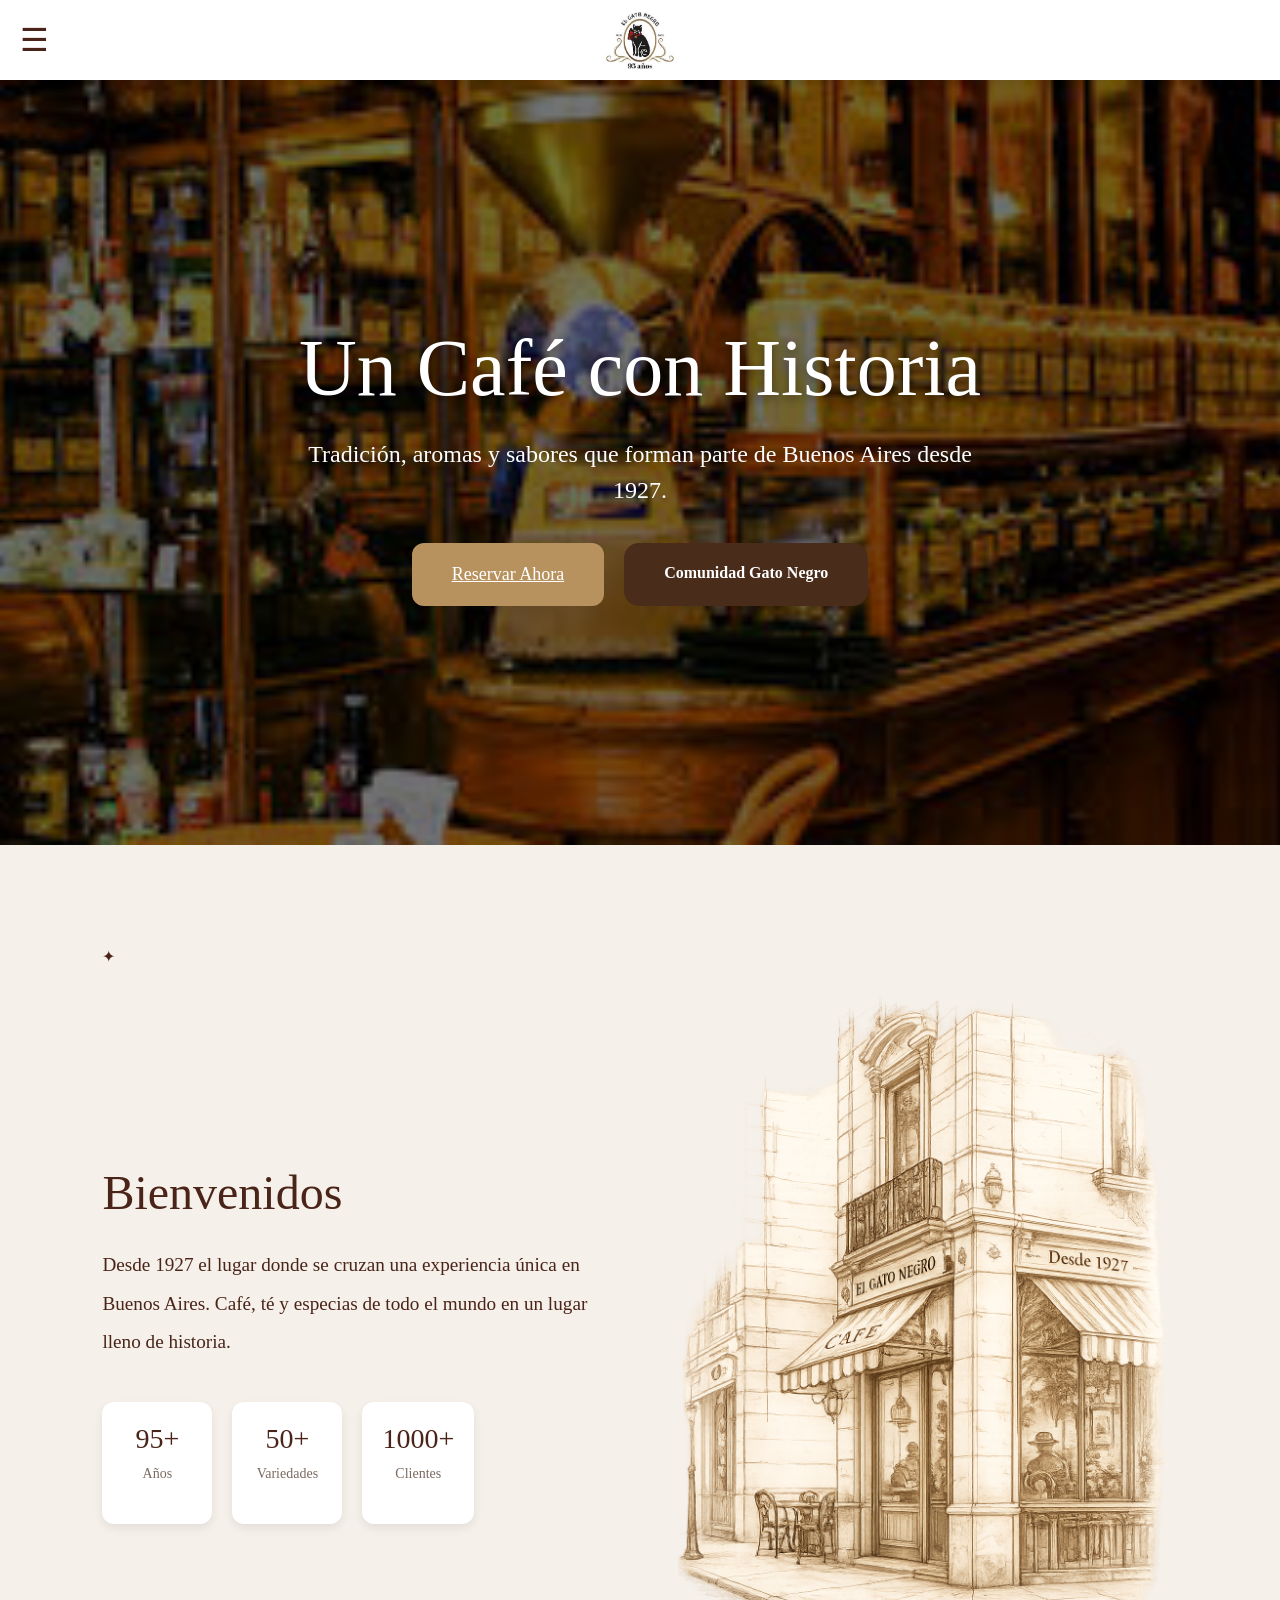
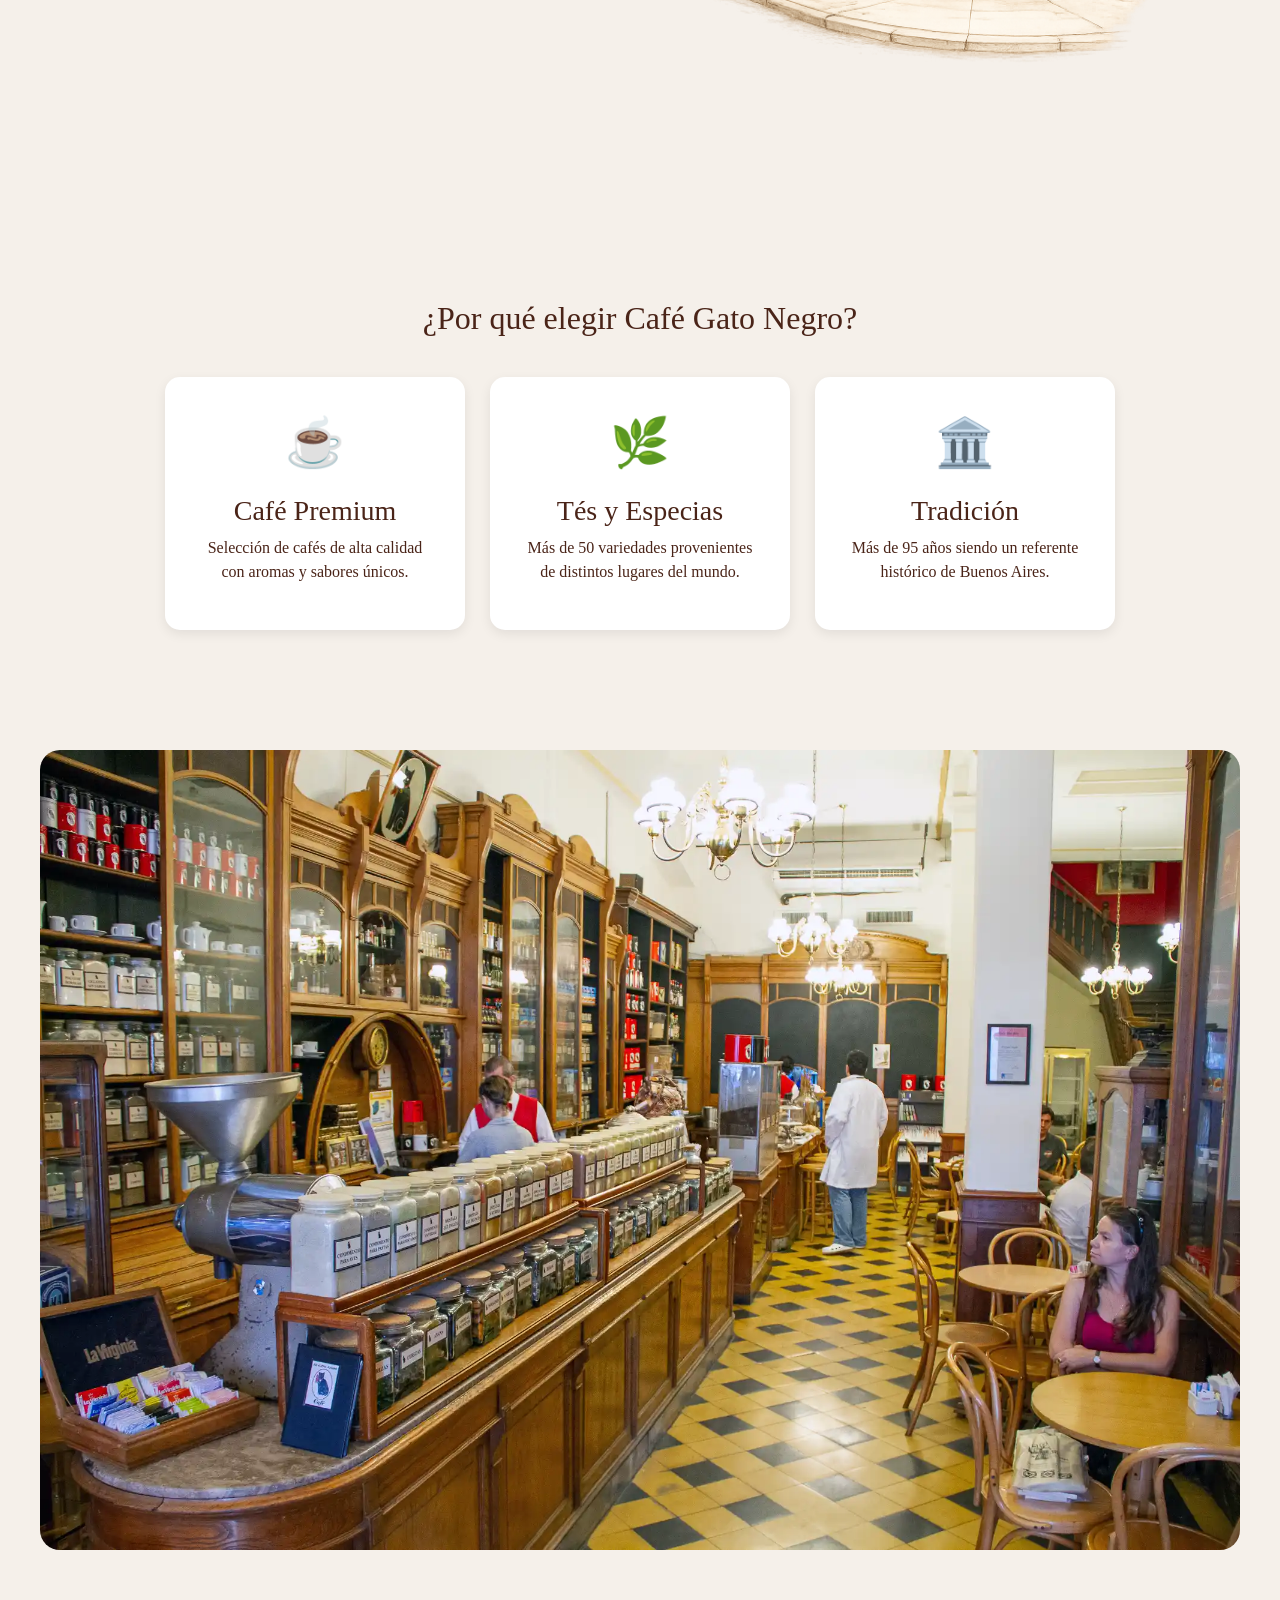
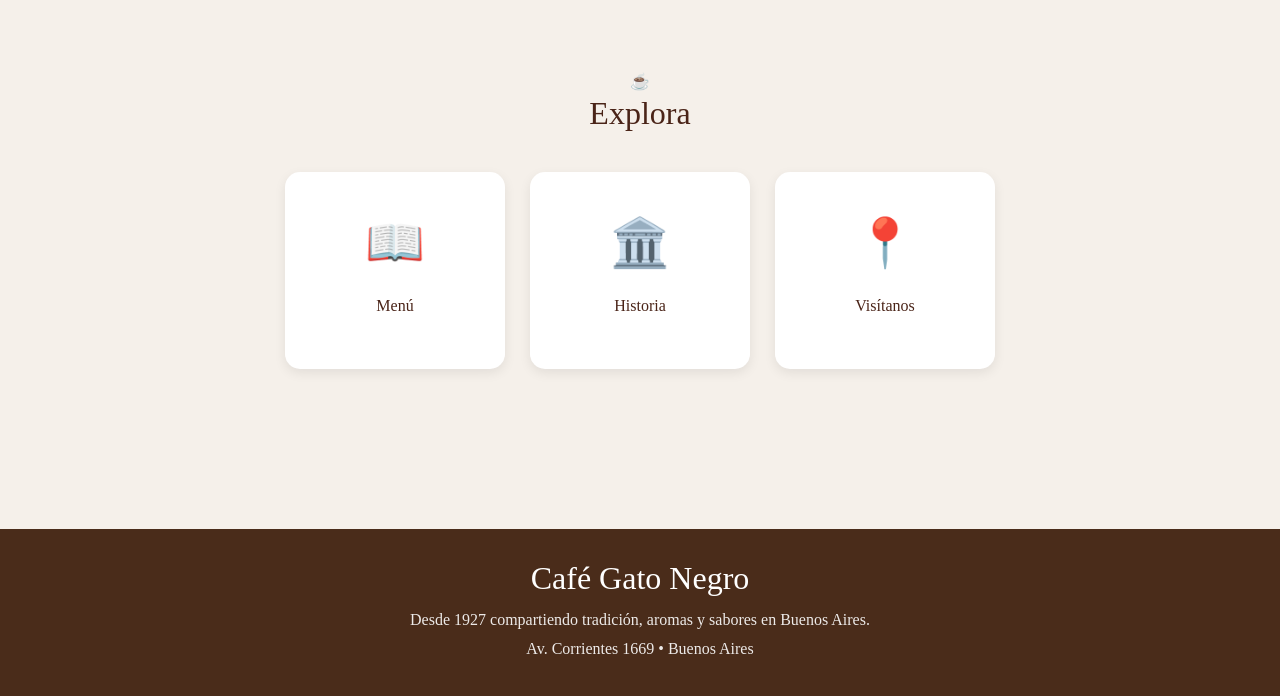
<file: index.html>
<!DOCTYPE html>
<html lang="es">

<head>
    <meta charset="UTF-8">
    <meta name="viewport" content="width=device-width, initial-scale=1.0">
    <title>Registro Exitoso</title>

   <link href="https://cdn.jsdelivr.net/npm/bootstrap@5.3.8/dist/css/bootstrap.min.css" rel="stylesheet">

    <link rel="stylesheet" href="css/styles.css">

</head>

<body>
<header>

    <div class="menu-container">

       <div class="menu" onclick="toggleMenu()">
    ☰
</div>

        <div class="menu-desplegable">

            <a href="index.html">Inicio</a>

            <a href="menu.html">Menú</a>

            <a href="historia.html">Historia</a>

            <a href="visitanos.html">Visítanos</a>

            <a href="reservas.html">Reservas</a>

            <a href="registro.html">Comunidad</a>

        </div>

    </div>

    <img src="img/logo.jpg" alt="Logo">

</header>

<main>

   <section class="hero">

    <div class="hero-overlay">

        <h1>Un Café con Historia</h1>

        <p>
            Tradición, aromas y sabores que forman parte de Buenos Aires desde 1927.
        </p>

        <div class="hero-botones">

            <a href="reservas.html" class="btn-reserva">
                Reservar Ahora
            </a>

            <a href="registro.html" class="btn-home-comunidad">
                Comunidad Gato Negro
            </a>

        </div>

    </div>

</section>
<section class="bienvenidos">

    <div class="estrella">✦</div>

    <div class="contenido-bienvenidos">

        <div class="texto-bienvenidos">

            <h2>Bienvenidos</h2>

            <p>
                Desde 1927 el lugar donde se cruzan una experiencia única en Buenos Aires.
                Café, té y especias de todo el mundo en un lugar lleno de historia.
            </p>
            <div class="estadisticas-bienvenidos">

    <div class="dato-mini">
        <h3>95+</h3>
        <p>Años</p>
    </div>

    <div class="dato-mini">
        <h3>50+</h3>
        <p>Variedades</p>
    </div>

    <div class="dato-mini">
        <h3>1000+</h3>
        <p>Clientes</p>
    </div>

</div>

        </div>

        <div class="imagen-bienvenidos">
            <img src="img/img.png" alt="Ilustración">
        </div>

    </div>


</section>

<section class="experiencia">

    <h2>¿Por qué elegir Café Gato Negro?</h2>

    <div class="cards-experiencia">

        <div class="card-exp">

            <div class="icono-exp">☕</div>

            <h3>Café Premium</h3>

            <p>
                Selección de cafés de alta calidad con aromas y sabores únicos.
            </p>

        </div>

        <div class="card-exp">

            <div class="icono-exp">🌿</div>

            <h3>Tés y Especias</h3>

            <p>
                Más de 50 variedades provenientes de distintos lugares del mundo.
            </p>

        </div>

        <div class="card-exp">

            <div class="icono-exp">🏛️</div>

            <h3>Tradición</h3>

            <p>
                Más de 95 años siendo un referente histórico de Buenos Aires.
            </p>

        </div>

    </div>

</section>
<section class="foto-home">

    <img src="img/locals.jpg" alt="Café Gato Negro">

</section>
<section class="explora">

    <div class="icono-cafe">☕</div>
   

    <h2>Explora</h2>

    <div class="opciones">

    <a href="menu.html" class="opcion">
        <div class="circulo">📖</div>
        <p>Menú</p>
    </a>

    <a href="historia.html" class="opcion">
        <div class="circulo">🏛️</div>
        <p>Historia</p>
    </a>

    <a href="visitanos.html" class="opcion">
        <div class="circulo">📍</div>
        <p>Visítanos</p>
    </a>

</div>

        
       

    </div>

</section>

</main>

<script>

function toggleMenu(){

    const menu =
        document.querySelector(".menu-desplegable");

    if(menu.style.display === "block"){

        menu.style.display = "none";

    }else{

        menu.style.display = "block";

    }

}

</script>
<footer>

    <h3>Café Gato Negro</h3>

    <p>
        Desde 1927 compartiendo tradición, aromas y sabores en Buenos Aires.
    </p>

    <p>
        Av. Corrientes 1669 • Buenos Aires
    </p>

</footer>

</body>

</html>
</file>
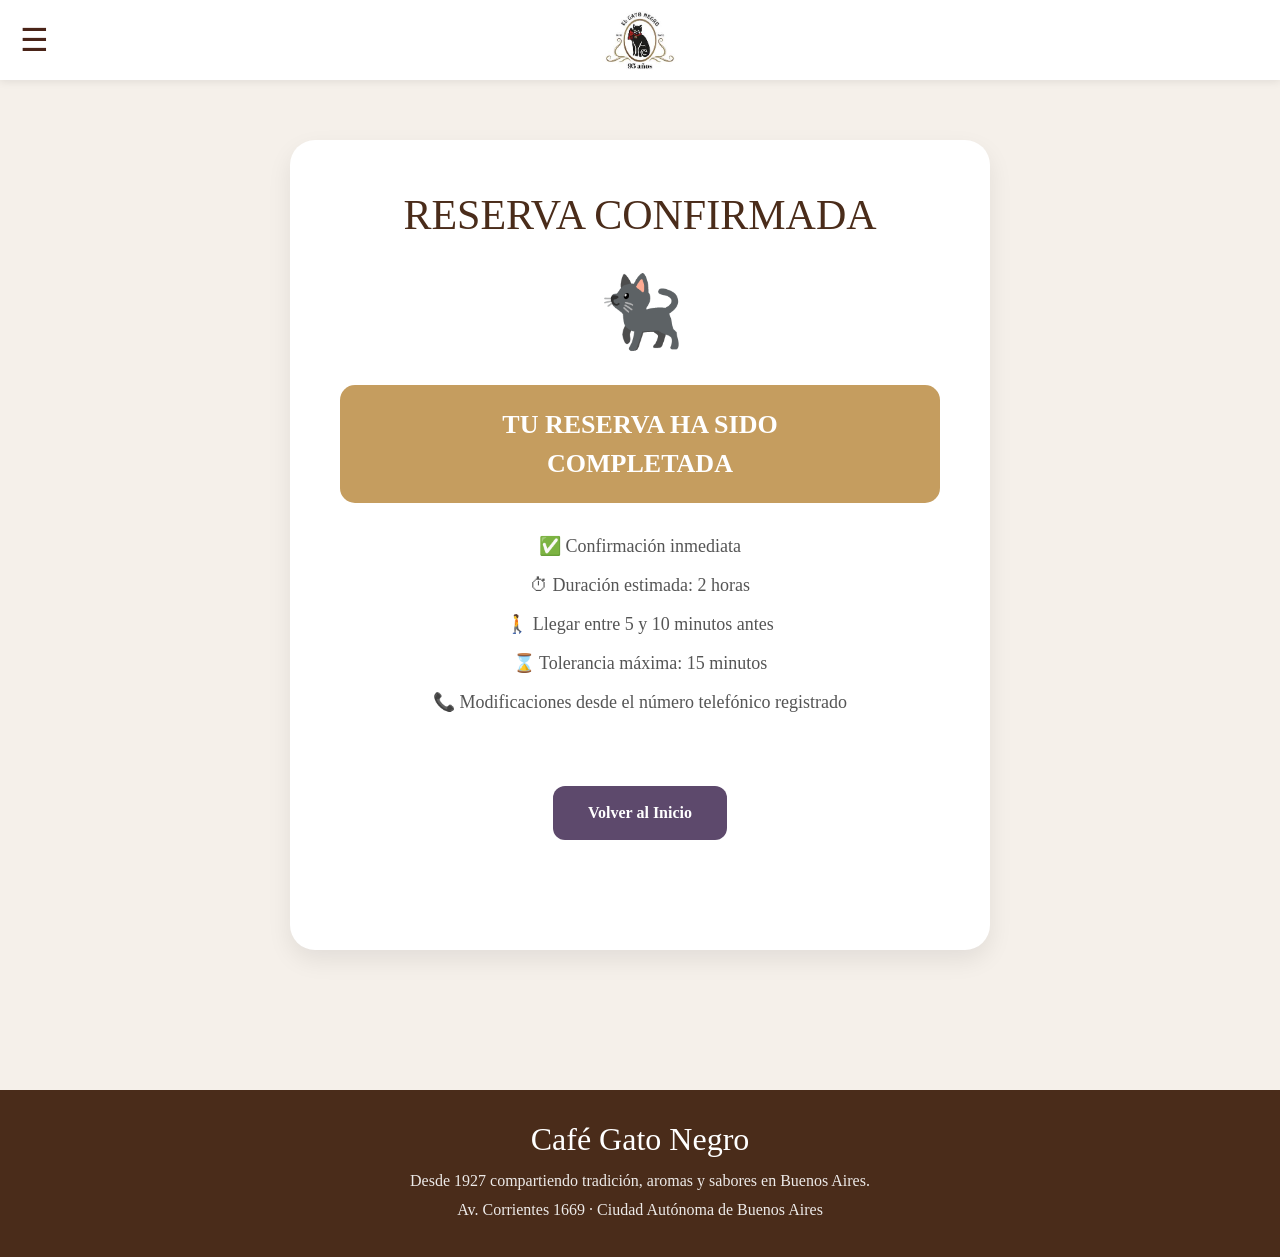
<file: confirmacion.html>
<!DOCTYPE html>
<html lang="es">

<head>
    <meta charset="UTF-8">
    <meta name="viewport" content="width=device-width, initial-scale=1.0">

    <title>Reserva Confirmada | Café Gato Negro</title>

    <!-- Bootstrap -->
    <link href="https://cdn.jsdelivr.net/npm/bootstrap@5.3.8/dist/css/bootstrap.min.css" rel="stylesheet">

    <!-- Tu CSS -->
    <link rel="stylesheet" href="css/styles.css">
</head>

<body>

<header>

    <div class="menu-container">

        <div class="menu" onclick="toggleMenu()">
            ☰
        </div>

        <div class="menu-desplegable">

            <a href="index.html">Inicio</a>

            <a href="menu.html">Menú</a>

            <a href="historia.html">Historia</a>

            <a href="visitanos.html">Visítanos</a>

            <a href="reservas.html">Reservas</a>

            <a href="registro.html">Comunidad</a>

        </div>

    </div>

    <img src="img/logo.jpg" alt="Logo Café Gato Negro">

</header>

<section class="confirmacion container">

    <div class="card-confirmacion">

        <h2>RESERVA CONFIRMADA</h2>

        <div class="icono-reserva">
            🐈‍⬛
        </div>

        <div class="cartel-confirmacion">

            TU RESERVA HA SIDO<br>
            COMPLETADA

        </div>

        <div class="info-reserva">

            <ul>

                <li>✅ Confirmación inmediata</li>

                <li>⏱ Duración estimada: 2 horas</li>

                <li>🚶 Llegar entre 5 y 10 minutos antes</li>

                <li>⌛ Tolerancia máxima: 15 minutos</li>

                <li>📞 Modificaciones desde el número telefónico registrado</li>

            </ul>

        </div>

        <a href="index.html" class="btn-volver">

            Volver al Inicio

        </a>

    </div>

</section>

<footer>

    <h3>Café Gato Negro</h3>

    <p>
        Desde 1927 compartiendo tradición, aromas y sabores en Buenos Aires.
    </p>

    <p>
        Av. Corrientes 1669 · Ciudad Autónoma de Buenos Aires
    </p>

</footer>

<script>

function toggleMenu(){

    const menu = document.querySelector(".menu-desplegable");

    if(menu.style.display === "block"){

        menu.style.display = "none";

    }else{

        menu.style.display = "block";

    }

}

</script>

<!-- Bootstrap JS -->
<script src="https://cdn.jsdelivr.net/npm/bootstrap@5.3.8/dist/js/bootstrap.bundle.min.js"></script>

</body>
</html>
</file>
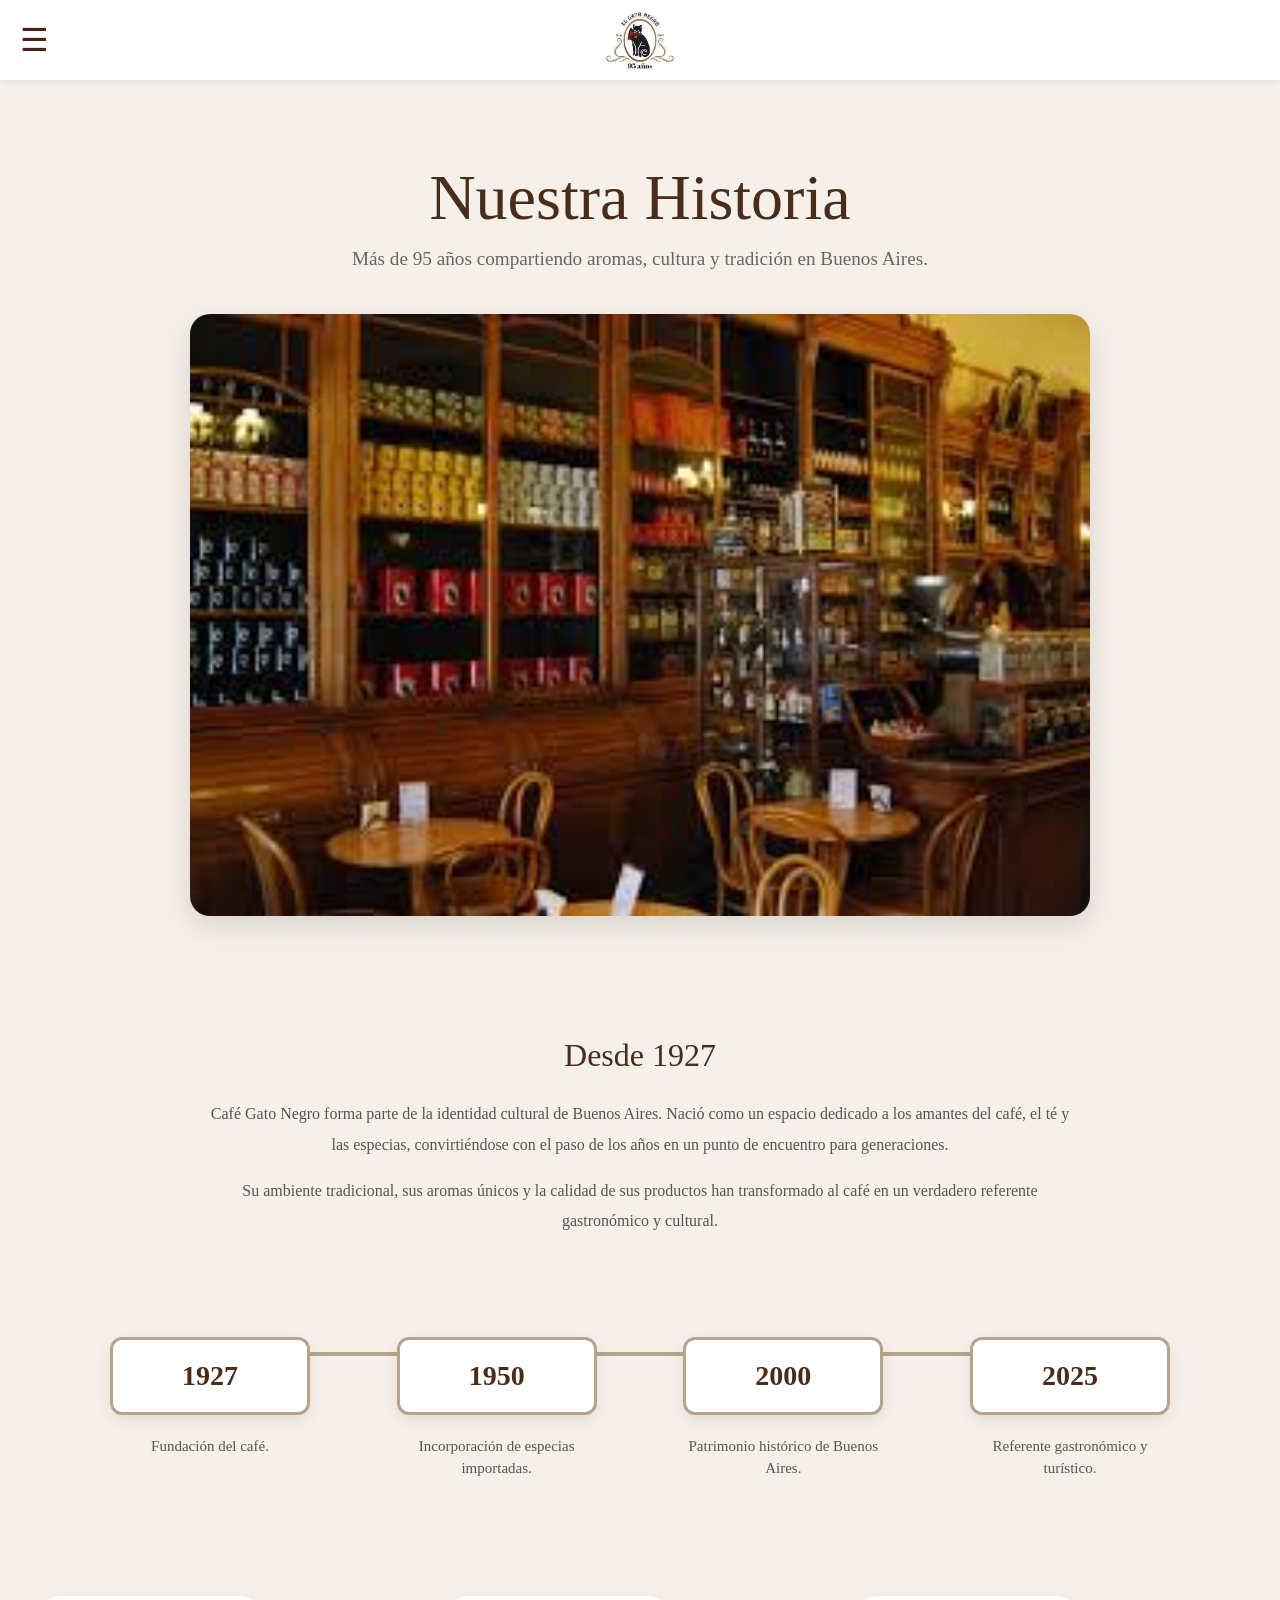
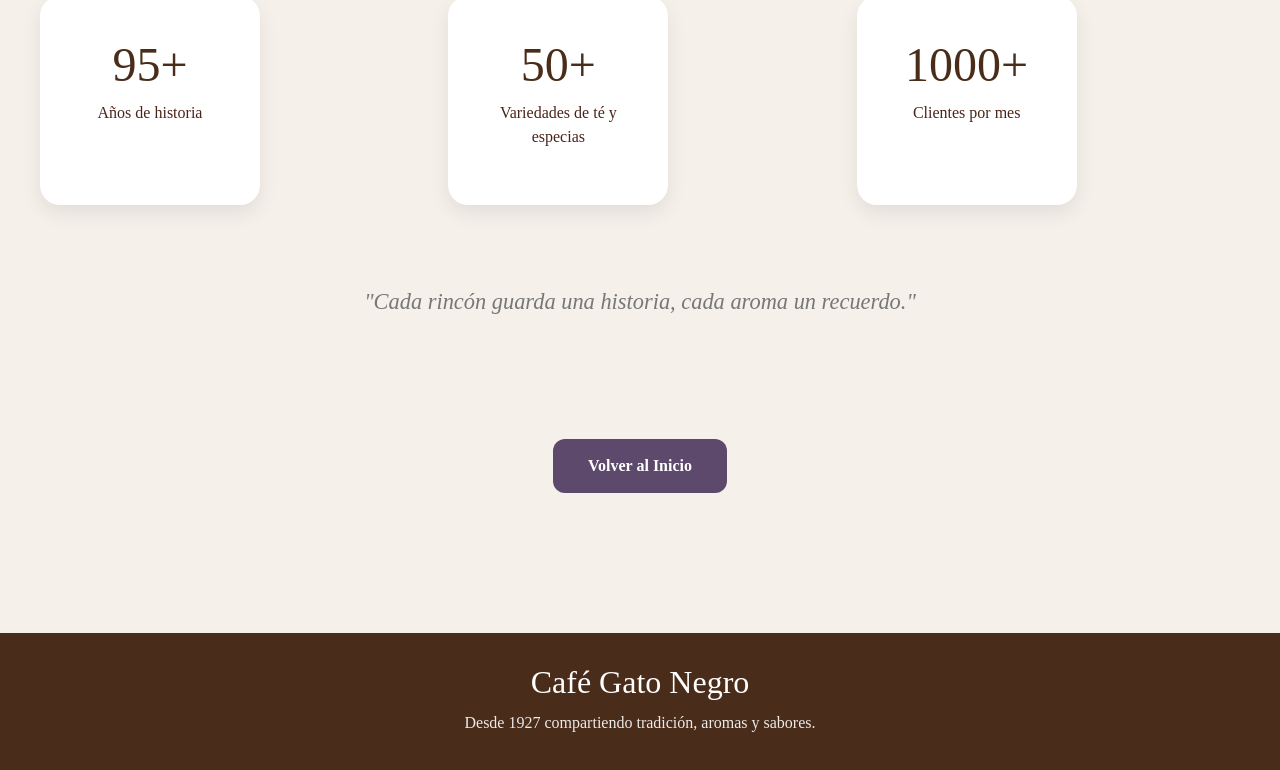
<file: historia.html>
<!DOCTYPE html>
<html lang="es">

<head>

<meta charset="UTF-8">
<meta name="viewport" content="width=device-width, initial-scale=1.0">

<title>Historia | Café Gato Negro</title>

<link href="https://cdn.jsdelivr.net/npm/bootstrap@5.3.8/dist/css/bootstrap.min.css" rel="stylesheet">
<link rel="stylesheet" href="css/styles.css">

</head>

<body>

<header>

<div class="menu-container">

<div class="menu" onclick="toggleMenu()">
☰
</div>

<div class="menu-desplegable">

<a href="index.html">Inicio</a>
<a href="menu.html">Menú</a>
<a href="historia.html">Historia</a>
<a href="visitanos.html">Visítanos</a>
<a href="reservas.html">Reservas</a>
<a href="registro.html">Comunidad</a>

</div>

</div>

<img src="img/logo.jpg" alt="Logo">

</header>

<main>

<section class="hero-historia">

<h1>Nuestra Historia</h1>

<p>
Más de 95 años compartiendo aromas, cultura y tradición en Buenos Aires.
</p>

<img src="img/gato.jpg" alt="Historia Café Gato Negro">

</section>

<section class="texto-historia">

<h2>Desde 1927</h2>

<p>
Café Gato Negro forma parte de la identidad cultural de Buenos Aires.
Nació como un espacio dedicado a los amantes del café, el té y las especias,
convirtiéndose con el paso de los años en un punto de encuentro para generaciones.
</p>

<p>
Su ambiente tradicional, sus aromas únicos y la calidad de sus productos
han transformado al café en un verdadero referente gastronómico y cultural.
</p>

</section>

<section class="timeline">

    <div class="timeline-item">
        <div class="year-box">1927</div>
        <p>Fundación del café.</p>
    </div>

    <div class="timeline-item">
        <div class="year-box">1950</div>
        <p>Incorporación de especias importadas.</p>
    </div>

    <div class="timeline-item">
        <div class="year-box">2000</div>
        <p>Patrimonio histórico de Buenos Aires.</p>
    </div>

    <div class="timeline-item">
        <div class="year-box">2025</div>
        <p>Referente gastronómico y turístico.</p>
    </div>

</section>

<section class="datos-historia">

<div class="dato">
<h2>95+</h2>
<p>Años de historia</p>
</div>

<div class="dato">
<h2>50+</h2>
<p>Variedades de té y especias</p>
</div>

<div class="dato">
<h2>1000+</h2>
<p>Clientes por mes</p>
</div>

</section>

<section class="frase-historia">

<p>
"Cada rincón guarda una historia, cada aroma un recuerdo."
</p>

</section>

<div class="volver-home">

<a href="index.html" class="btn-volver">
Volver al Inicio
</a>

</div>

</main>

<footer>

<h3>Café Gato Negro</h3>

<p>
Desde 1927 compartiendo tradición, aromas y sabores.
</p>

</footer>

<script>

function toggleMenu(){

const menu =
document.querySelector(".menu-desplegable");

menu.style.display =
menu.style.display === "block"
? "none"
: "block";

}

</script>

</body>
</html>
</file>
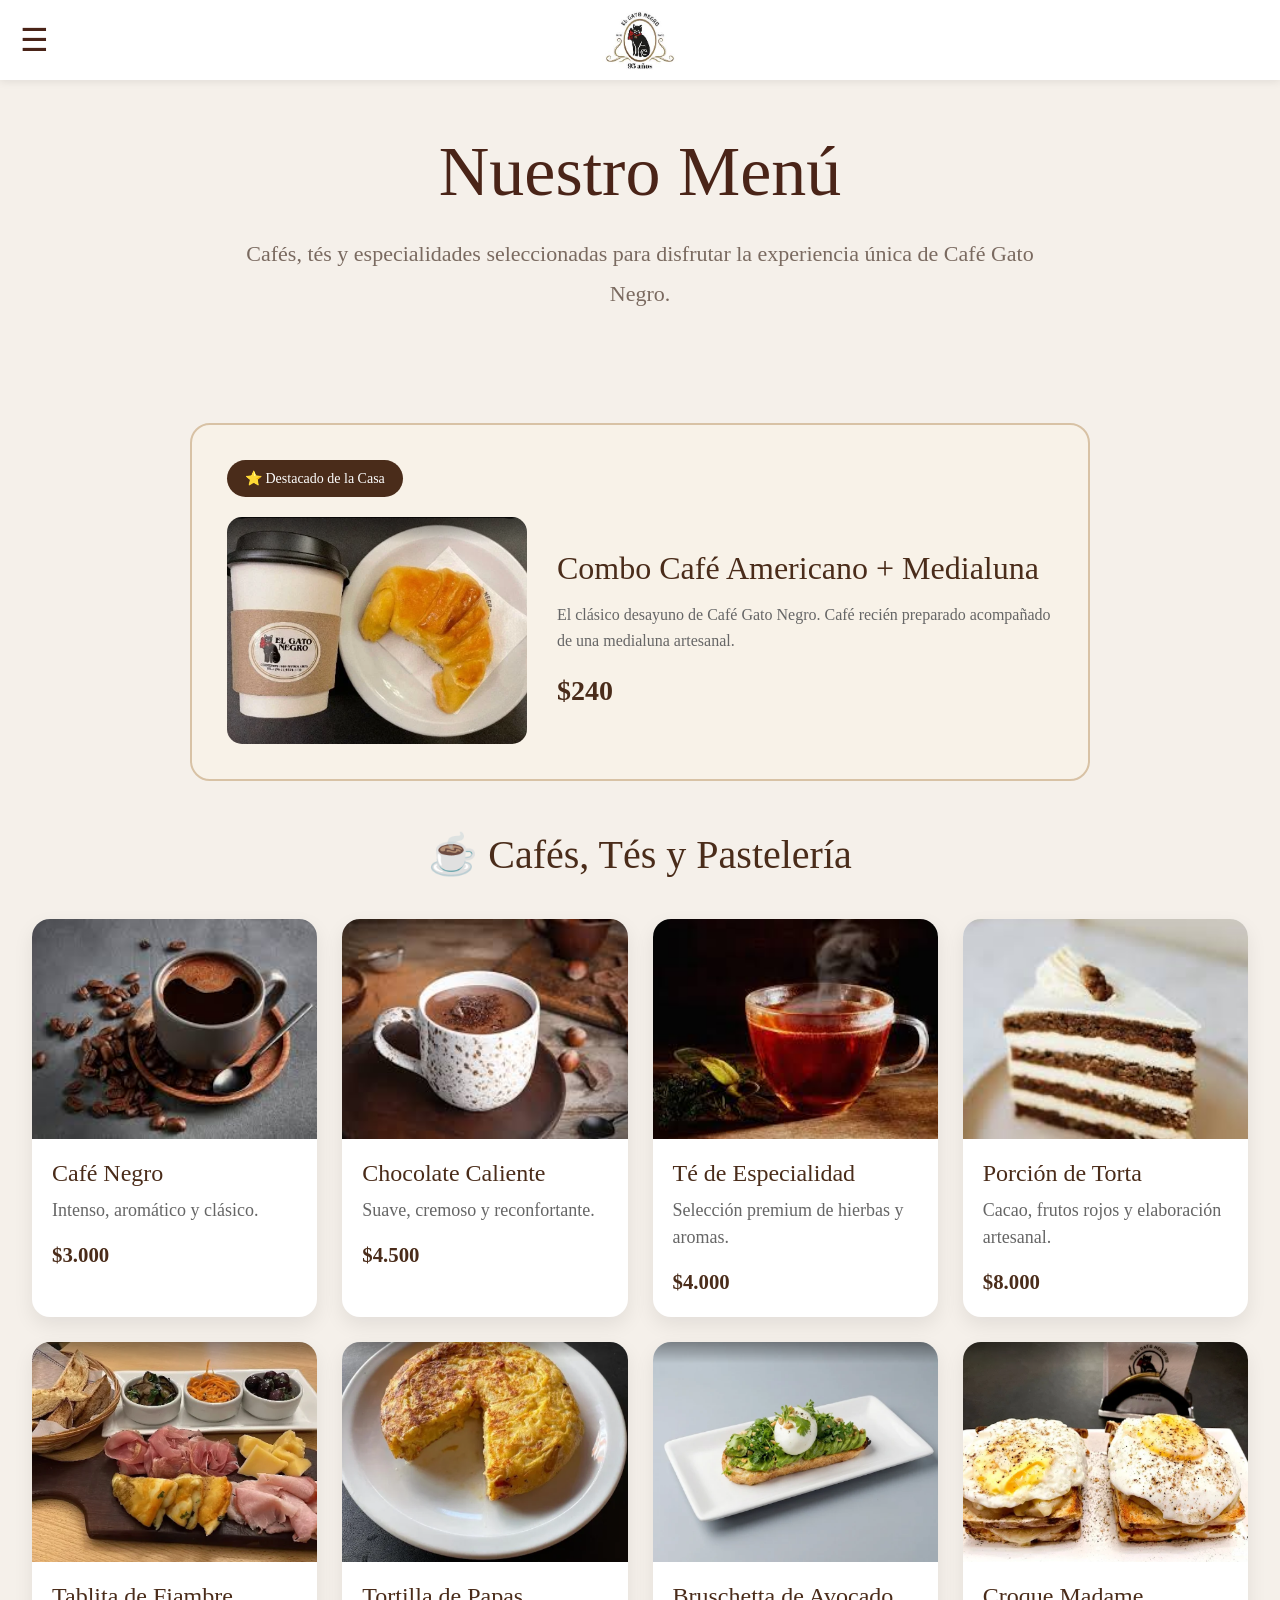
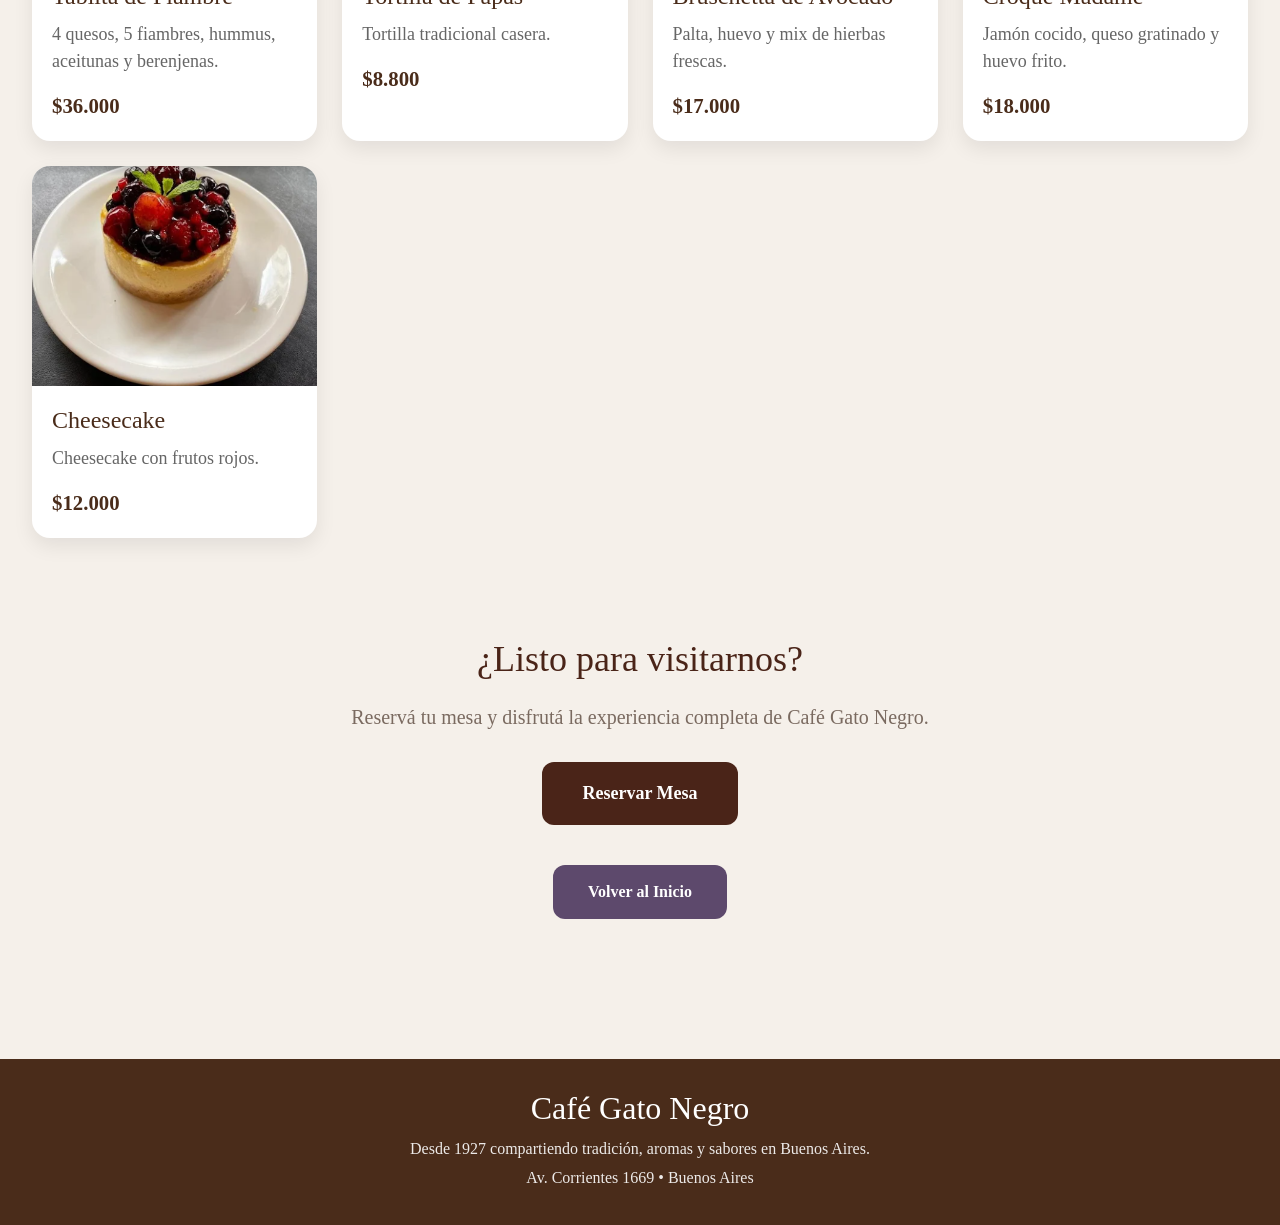
<file: menu.html>
<!DOCTYPE html>
<html lang="es">

<head>

    <meta charset="UTF-8">

    <meta name="viewport" content="width=device-width, initial-scale=1.0">

    <title>Menú | Café Gato Negro</title>

    <link href="https://cdn.jsdelivr.net/npm/bootstrap@5.3.8/dist/css/bootstrap.min.css" rel="stylesheet">

    <link rel="stylesheet" href="css/styles.css">

</head>

<body>

<header>

    <div class="menu-container">

        <div class="menu" onclick="toggleMenu()">
            ☰
        </div>

        <div class="menu-desplegable">

            <a href="index.html">Inicio</a>

            <a href="menu.html">Menú</a>

            <a href="historia.html">Historia</a>

            <a href="visitanos.html">Visítanos</a>

            <a href="reservas.html">Reservas</a>

            <a href="registro.html">Comunidad</a>

        </div>

    </div>

    <img src="img/logo.jpg" alt="Logo Café Gato Negro">

</header>

<main>

    <section class="hero-menu">

        <h1>Nuestro Menú</h1>

        <p>
            Cafés, tés y especialidades seleccionadas para disfrutar la experiencia única de Café Gato Negro.
        </p>

    </section>
    <section class="combo-destacado">

    <span class="etiqueta-destacado">
        ⭐ Destacado de la Casa
    </span>

    <div class="combo-contenido">

        <img src="img/comboamericano.jpg" alt="Combo Café Americano + Medialuna">

        <div class="combo-info">

            <h2>Combo Café Americano + Medialuna</h2>

            <p>
                El clásico desayuno de Café Gato Negro.
                Café recién preparado acompañado de una medialuna artesanal.
            </p>

            <span class="precio-destacado">
                $240
            </span>

        </div>

    </div>

</section>

    <section class="menu-seccion">

        <h2 class="categoria">☕ Cafés, Tés y Pastelería</h2>

        <div class="productos-grid">

            <div class="producto">

                <img src="img/cafenegro.jpg" alt="Café Negro">

                <div class="info-producto">

                    <h4>Café Negro</h4>

                    <p>Intenso, aromático y clásico.</p>

                    <span>$3.000</span>

                </div>

            </div>

            <div class="producto">

                <img src="img/caliente.jpg" alt="Chocolate Caliente">

                <div class="info-producto">

                    <h4>Chocolate Caliente</h4>

                    <p>Suave, cremoso y reconfortante.</p>

                    <span>$4.500</span>

                </div>

            </div>

            <div class="producto">

                <img src="img/te.jpg" alt="Té de Especialidad">

                <div class="info-producto">

                    <h4>Té de Especialidad</h4>

                    <p>Selección premium de hierbas y aromas.</p>

                    <span>$4.000</span>

                </div>

            </div>

            <div class="producto">

                <img src="img/torta.jpg" alt="Porción de Torta">

                <div class="info-producto">

                    <h4>Porción de Torta</h4>

                    <p>Cacao, frutos rojos y elaboración artesanal.</p>

                    <span>$8.000</span>

                </div>

            </div>
            <div class="producto">

    <img src="img/tablitafiambre.jpg" alt="Tablita de Fiambre">

    <div class="info-producto">

        <h4>Tablita de Fiambre</h4>

        <p>
            4 quesos, 5 fiambres, hummus, aceitunas y berenjenas.
        </p>

        <span>$36.000</span>

    </div>

</div>

<div class="producto">

    <img src="img/tortillapapas.jpg" alt="Tortilla de Papas">

    <div class="info-producto">

        <h4>Tortilla de Papas</h4>

        <p>
            Tortilla tradicional casera.
        </p>

        <span>$8.800</span>

    </div>

</div>

<div class="producto">

    <img src="img/bruschetta.jpg" alt="Bruschetta">

    <div class="info-producto">

        <h4>Bruschetta de Avocado</h4>

        <p>
            Palta, huevo y mix de hierbas frescas.
        </p>

        <span>$17.000</span>

    </div>

</div>

<div class="producto">

    <img src="img/croquemadame.jpg" alt="Croque Madame">

    <div class="info-producto">

        <h4>Croque Madame</h4>

        <p>
            Jamón cocido, queso gratinado y huevo frito.
        </p>

        <span>$18.000</span>

    </div>

</div>


<div class="producto">

    <img src="img/cheesecake.jpg" alt="Cheesecake">

    <div class="info-producto">

        <h4>Cheesecake</h4>

        <p>
            Cheesecake con frutos rojos.
        </p>

        <span>$12.000</span>

    </div>

</div>

        </div>

    </section>

    <section class="cta-menu">

        <h2>¿Listo para visitarnos?</h2>

        <p>
            Reservá tu mesa y disfrutá la experiencia completa de Café Gato Negro.
        </p>

        <a href="reservas.html" class="btn-menu">
            Reservar Mesa
        </a>

    </section>

   

    <div class="volver-home">

        <a href="index.html" class="btn-volver">
            Volver al Inicio
        </a>

    </div>

</main>

<footer>

    <h3>Café Gato Negro</h3>

    <p>
        Desde 1927 compartiendo tradición, aromas y sabores en Buenos Aires.
    </p>

    <p>
        Av. Corrientes 1669 • Buenos Aires
    </p>

</footer>

<script src="https://cdn.jsdelivr.net/npm/bootstrap@5.3.8/dist/js/bootstrap.bundle.min.js"></script>

<script>

function toggleMenu(){

    const menu = document.querySelector(".menu-desplegable");

    if(menu.style.display === "block"){

        menu.style.display = "none";

    }else{

        menu.style.display = "block";

    }

}

</script>

</body>

</html>
</file>
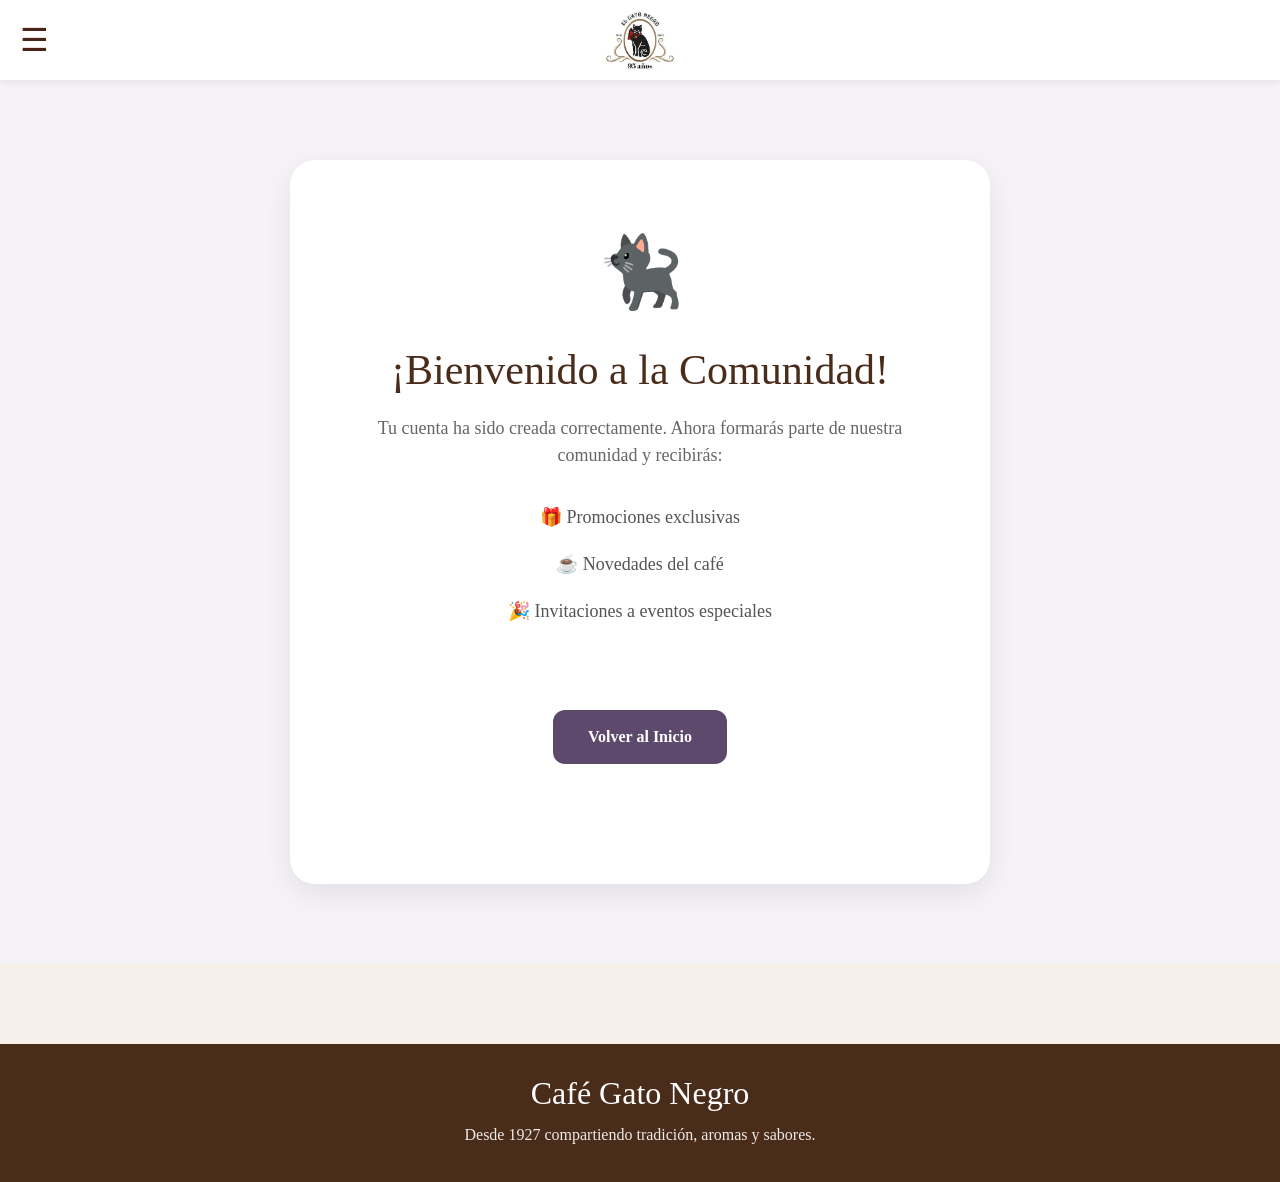
<file: registro-exitoso.html>
<!DOCTYPE html>
<html lang="es">

<head>

    <meta charset="UTF-8">
    <meta name="viewport" content="width=device-width, initial-scale=1.0">

    <title>Comunidad Gato Negro</title>

    <link href="https://cdn.jsdelivr.net/npm/bootstrap@5.3.8/dist/css/bootstrap.min.css" rel="stylesheet">

    <link rel="stylesheet" href="css/styles.css">

</head>

<body>

<header>

    <div class="menu-container">

        <div class="menu" onclick="toggleMenu()">
            ☰
        </div>

        <div class="menu-desplegable">

            <a href="index.html">Inicio</a>
            <a href="menu.html">Menú</a>
            <a href="historia.html">Historia</a>
            <a href="visitanos.html">Visítanos</a>
            <a href="reservas.html">Reservas</a>
            <a href="registro.html">Comunidad</a>

        </div>

    </div>

    <img src="img/logo.jpg" alt="Logo">

</header>

<section class="registro-exitoso">

    <div class="card-exito">

        <div class="icono-exito">
            🐈‍⬛
        </div>

        <h1>¡Bienvenido a la Comunidad!</h1>

        <p>

            Tu cuenta ha sido creada correctamente.

            Ahora formarás parte de nuestra comunidad y recibirás:

        </p>

        <ul>

            <li>🎁 Promociones exclusivas</li>

            <li>☕ Novedades del café</li>

            <li>🎉 Invitaciones a eventos especiales</li>

        </ul>

        <a href="index.html" class="btn-volver">

            Volver al Inicio

        </a>

    </div>

</section>

<footer>

    <h3>Café Gato Negro</h3>

    <p>
        Desde 1927 compartiendo tradición, aromas y sabores.
    </p>

</footer>

<script>

function toggleMenu(){

    const menu =
        document.querySelector(".menu-desplegable");

    menu.style.display =
        menu.style.display === "block"
        ? "none"
        : "block";

}

</script>

</body>
</html>
</file>
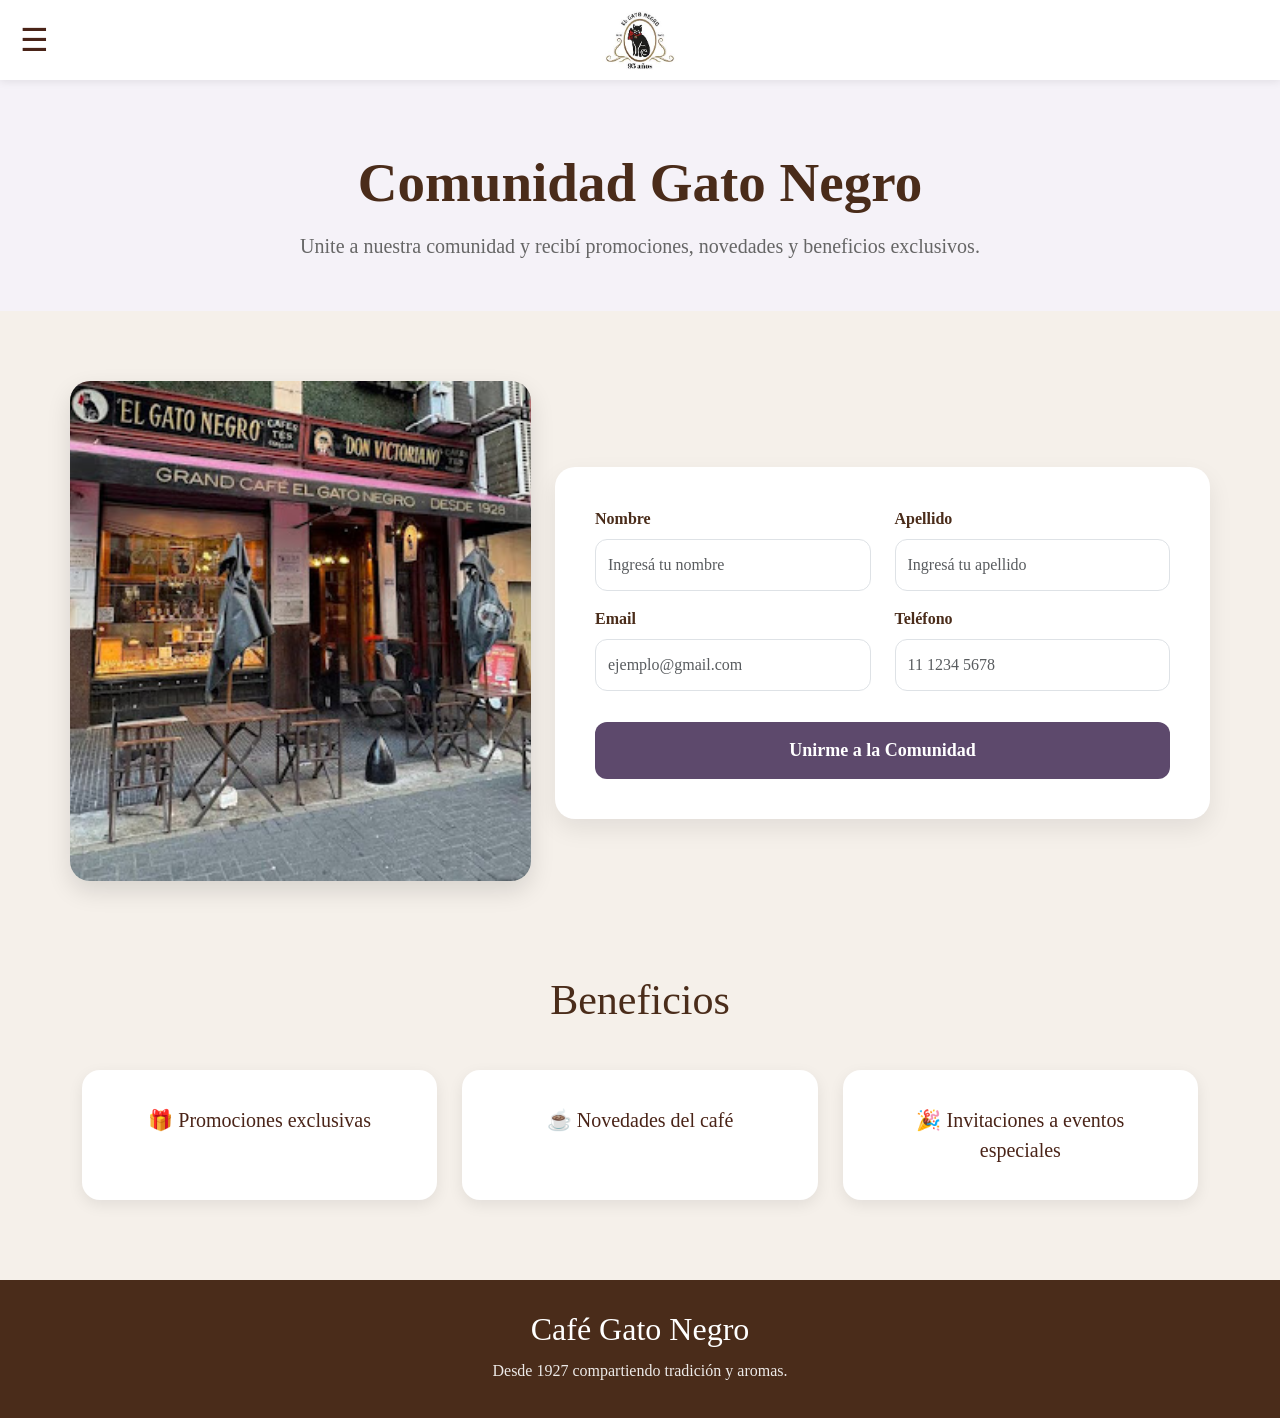
<file: registro.html>
<!DOCTYPE html>
<html lang="es">

<head>
    <meta charset="UTF-8">
    <meta name="viewport" content="width=device-width, initial-scale=1.0">

    <title>Comunidad Gato Negro</title>

    <link href="https://cdn.jsdelivr.net/npm/bootstrap@5.3.8/dist/css/bootstrap.min.css" rel="stylesheet">

    <link rel="stylesheet" href="css/styles.css">
</head>

<body>

<header>

    <div class="menu-container">

        <div class="menu" onclick="toggleMenu()">
            ☰
        </div>

        <div class="menu-desplegable">

            <a href="index.html">Inicio</a>
            <a href="menu.html">Menú</a>
            <a href="historia.html">Historia</a>
            <a href="visitanos.html">Visítanos</a>
            <a href="reservas.html">Reservas</a>
            <a href="registro.html">Comunidad</a>

        </div>

    </div>

    <img src="img/logo.jpg" alt="Logo">

</header>

<section class="hero-comunidad">

    <h1>Comunidad Gato Negro</h1>

    <p>
        Unite a nuestra comunidad y recibí promociones,
        novedades y beneficios exclusivos.
    </p>

</section>

<section class="comunidad container">

    <div class="row align-items-center">

        <div class="col-lg-5 mb-4">

            <img src="img/local.jpg"
                 alt="Local Café Gato Negro"
                 class="foto-comunidad">

        </div>

        <div class="col-lg-7">

            <form action="registro-exitoso.html" class="form-comunidad">

                <div class="row">

                    <div class="col-md-6 mb-3">

                        <label>Nombre</label>

                        <input type="text"
                               class="form-control"
                               placeholder="Ingresá tu nombre">

                    </div>

                    <div class="col-md-6 mb-3">

                        <label>Apellido</label>

                        <input type="text"
                               class="form-control"
                               placeholder="Ingresá tu apellido">

                    </div>

                </div>

                <div class="row">

                    <div class="col-md-6 mb-3">

                        <label>Email</label>

                        <input type="email"
                               class="form-control"
                               placeholder="ejemplo@gmail.com">

                    </div>

                    <div class="col-md-6 mb-3">

                        <label>Teléfono</label>

                        <input type="tel"
                               class="form-control"
                               placeholder="11 1234 5678">

                    </div>

                </div>

                <button class="btn-comunidad">

                    Unirme a la Comunidad

                </button>

            </form>

        </div>

    </div>

</section>

<section class="beneficios">

    <div class="container">

        <h2>Beneficios</h2>

        <div class="beneficios-grid">

            <div class="beneficio-card">
                🎁 Promociones exclusivas
            </div>

            <div class="beneficio-card">
                ☕ Novedades del café
            </div>

            <div class="beneficio-card">
                🎉 Invitaciones a eventos especiales
            </div>

        </div>

    </div>

</section>

<footer>

    <h3>Café Gato Negro</h3>

    <p>
        Desde 1927 compartiendo tradición y aromas.
    </p>

</footer>

<script>

function toggleMenu(){

    const menu =
        document.querySelector(".menu-desplegable");

    menu.style.display =
        menu.style.display === "block"
        ? "none"
        : "block";

}

</script>

</body>
</html>
</file>
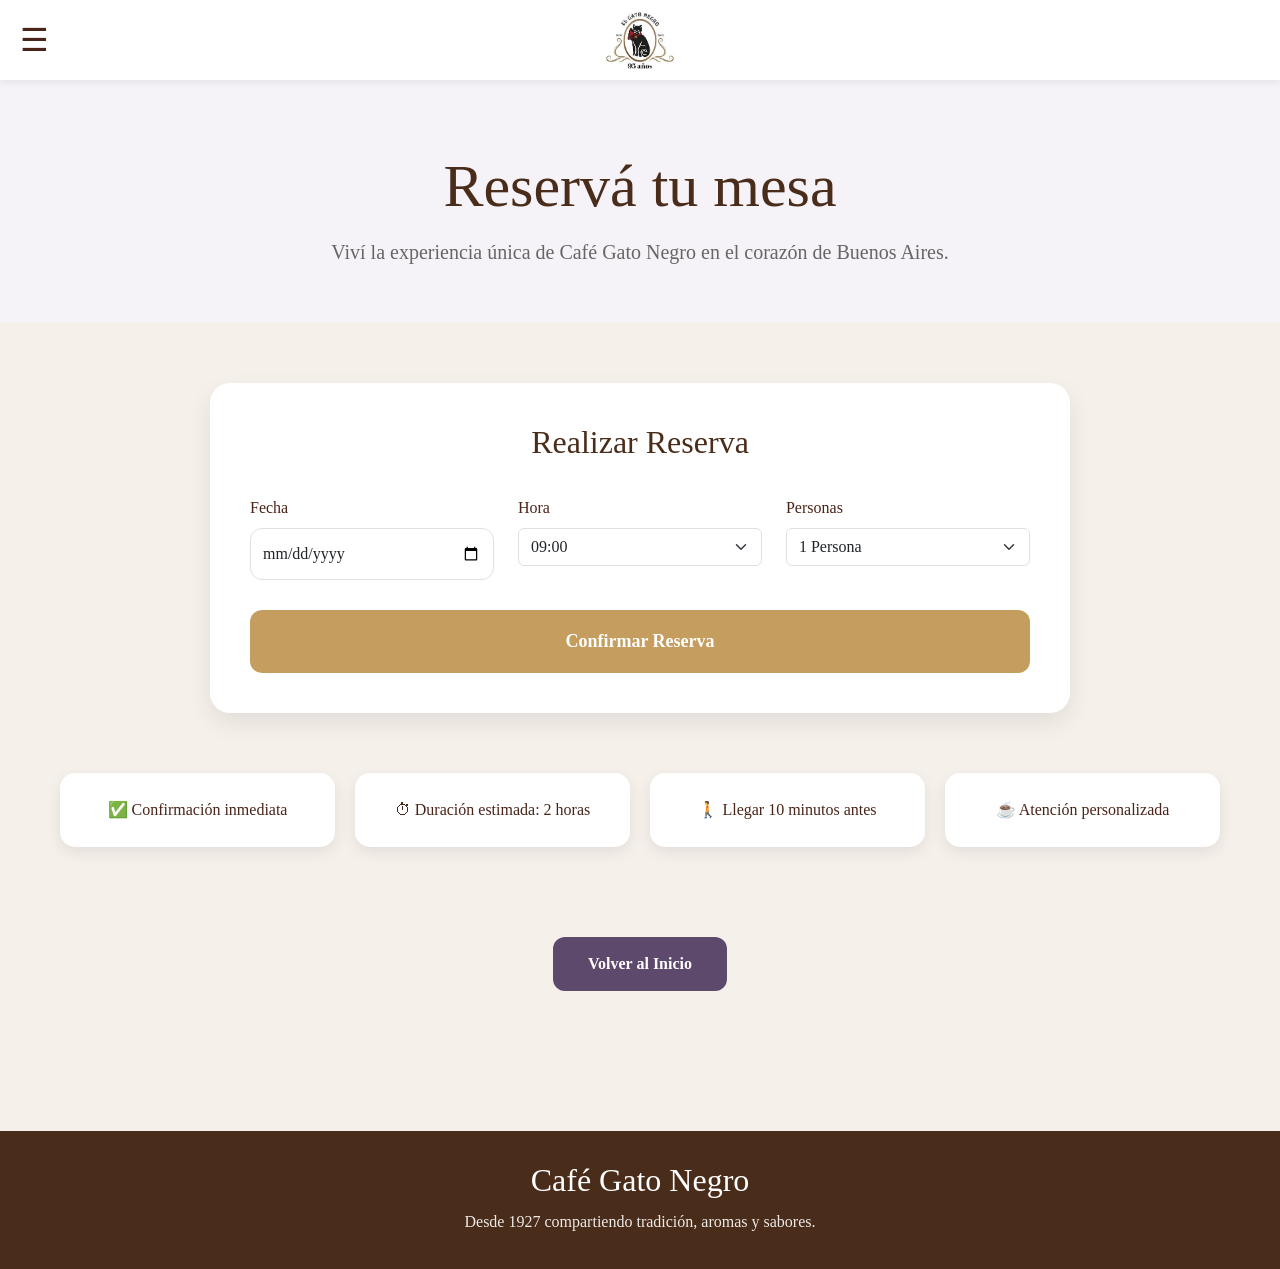
<file: reservas.html>
<!DOCTYPE html>
<html lang="es">

<head>

<meta charset="UTF-8">
<meta name="viewport" content="width=device-width, initial-scale=1.0">

<title>Reservas | Café Gato Negro</title>

<link href="https://cdn.jsdelivr.net/npm/bootstrap@5.3.8/dist/css/bootstrap.min.css" rel="stylesheet">
<link rel="stylesheet" href="css/styles.css">

</head>

<body>

<header>

    <div class="menu-container">

        <div class="menu" onclick="toggleMenu()">
            ☰
        </div>

        <div class="menu-desplegable">

            <a href="index.html">Inicio</a>
            <a href="menu.html">Menú</a>
            <a href="historia.html">Historia</a>
            <a href="visitanos.html">Visítanos</a>
            <a href="reservas.html">Reservas</a>
            <a href="registro.html">Comunidad</a>

        </div>

    </div>

    <img src="img/logo.jpg" alt="Logo">

</header>

<section class="hero-reservas">

    <h1>Reservá tu mesa</h1>

    <p>
        Viví la experiencia única de Café Gato Negro en el corazón de Buenos Aires.
    </p>

</section>

<section class="contenedor-reserva">

    <div class="card-reserva">

        <h2>Realizar Reserva</h2>

        <form action="confirmacion.html">

            <div class="row g-4">

                <div class="col-md-4">

                    <label class="form-label">
                        Fecha
                    </label>

                    <input type="date"
                           class="form-control"
                           required>

                </div>

                <div class="col-md-4">

                    <label class="form-label">
                        Hora
                    </label>

                    <select class="form-select">

                        <option>09:00</option>
                        <option>10:00</option>
                        <option>11:00</option>
                        <option>12:00</option>
                        <option>13:00</option>
                        <option>14:00</option>
                        <option>15:00</option>
                        <option>16:00</option>
                        <option>17:00</option>

                    </select>

                </div>

                <div class="col-md-4">

                    <label class="form-label">
                        Personas
                    </label>

                    <select class="form-select">

                        <option>1 Persona</option>
                        <option>2 Personas</option>
                        <option>3 Personas</option>
                        <option>4 Personas</option>
                        <option>5 Personas</option>
                        <option>6 Personas</option>

                    </select>

                </div>

            </div>

            <button type="submit"
                    class="btn-confirmar">

                Confirmar Reserva

            </button>

        </form>

    </div>

</section>

<section class="beneficios-reserva">

    <div class="beneficio">
        ✅ Confirmación inmediata
    </div>

    <div class="beneficio">
        ⏱ Duración estimada: 2 horas
    </div>

    <div class="beneficio">
        🚶 Llegar 10 minutos antes
    </div>

    <div class="beneficio">
        ☕ Atención personalizada
    </div>

</section>

<div class="text-center">

    <a href="index.html"
       class="btn-volver">

        Volver al Inicio

    </a>

</div>

<footer>

    <h3>Café Gato Negro</h3>

    <p>
        Desde 1927 compartiendo tradición, aromas y sabores.
    </p>

</footer>

<script>

function toggleMenu(){

const menu = document.querySelector(".menu-desplegable");

if(menu.style.display === "block"){

menu.style.display = "none";

}else{

menu.style.display = "block";

}

}

</script>

<script src="https://cdn.jsdelivr.net/npm/bootstrap@5.3.8/dist/js/bootstrap.bundle.min.js"></script>

</body>

</html>
</file>
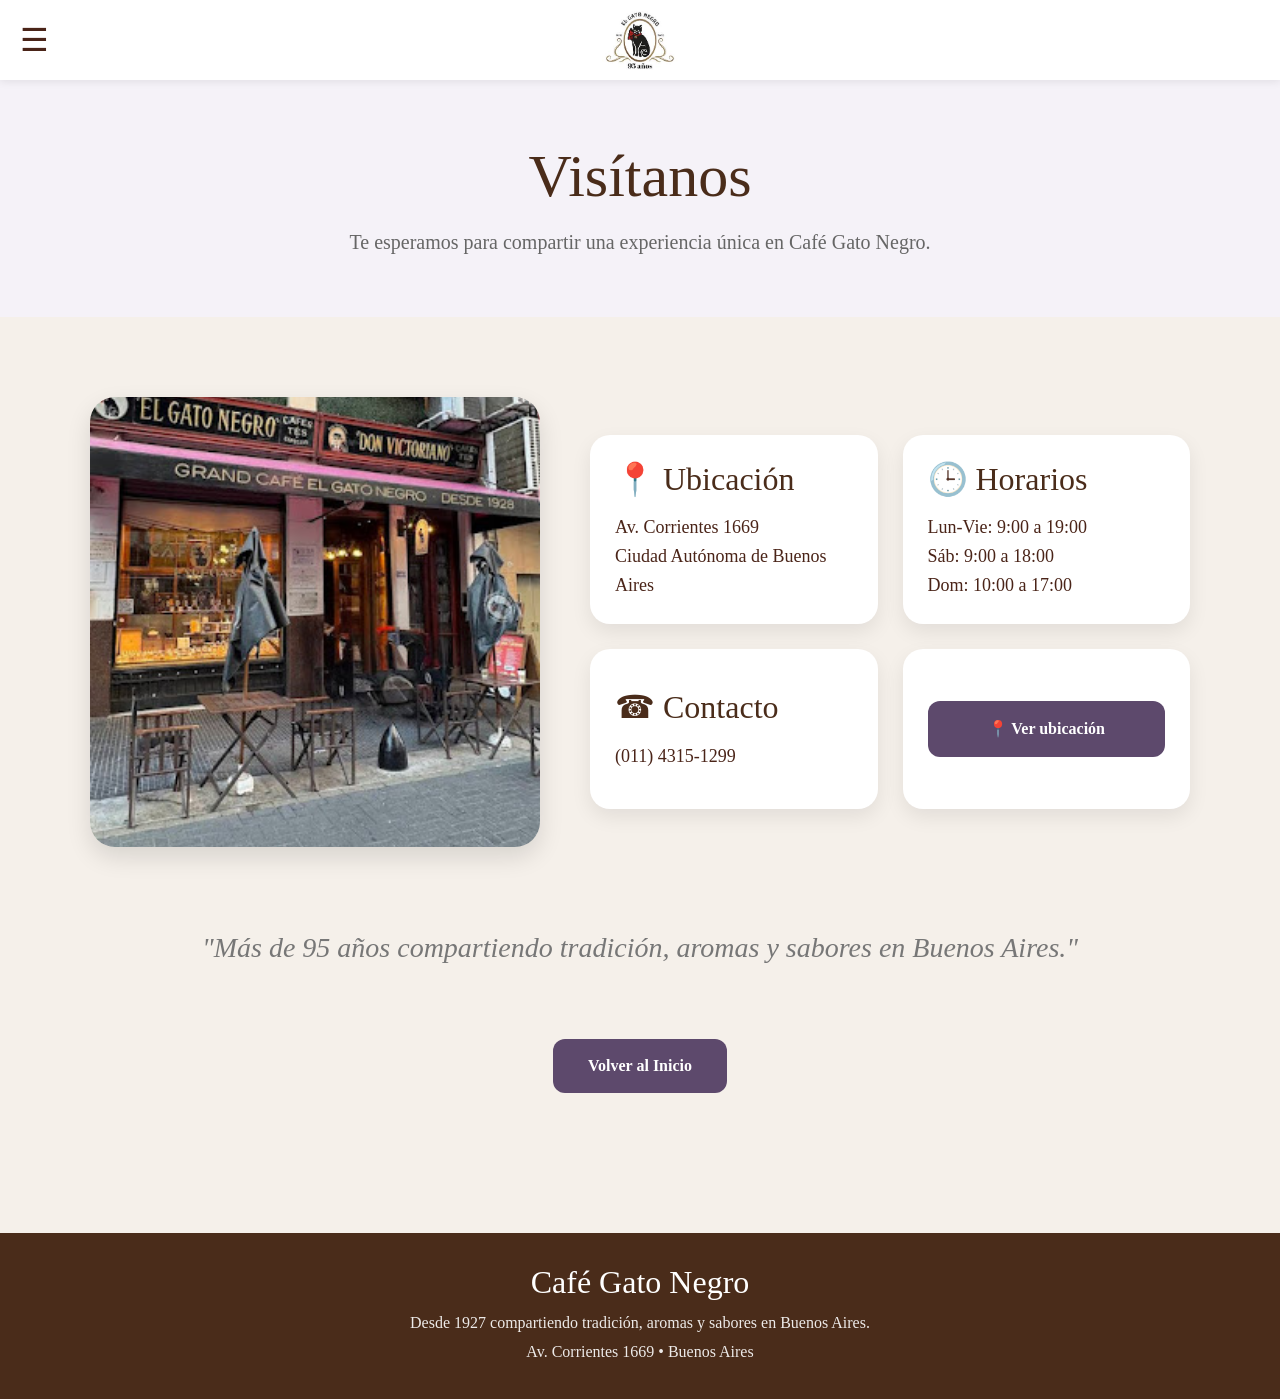
<file: visitanos.html>
<!DOCTYPE html>
<html lang="es">

<head>
    <meta charset="UTF-8">
    <meta name="viewport" content="width=device-width, initial-scale=1.0">
    <title>Registro Exitoso</title>

   <link href="https://cdn.jsdelivr.net/npm/bootstrap@5.3.8/dist/css/bootstrap.min.css" rel="stylesheet">
<link rel="stylesheet" href="css/styles.css">
</head>

<body>
<header>

    <div class="menu-container">

        <div class="menu" onclick="toggleMenu()">
    ☰
</div>

        <div class="menu-desplegable">

            <a href="index.html">Inicio</a>

            <a href="menu.html">Menú</a>

            <a href="historia.html">Historia</a>

            <a href="visitanos.html">Visítanos</a>

            <a href="reservas.html">Reservas</a>

            <a href="registro.html">Comunidad</a>

        </div>

    </div>

    <img src="img/logo.jpg" alt="Logo">

</header>

<section class="hero-visitanos">

    <h1>Visítanos</h1>

    <p>
        Te esperamos para compartir una experiencia única en Café Gato Negro.
    </p>

</section>

<section class="info-visitanos">

    <img src="img/local.jpg"
         alt="Local Café Gato Negro">

    <div class="datos-grid">

        <div class="dato-card">

            <h3>📍 Ubicación</h3>

            <p>
                Av. Corrientes 1669<br>
                Ciudad Autónoma de Buenos Aires
            </p>

        </div>

        <div class="dato-card">

            <h3>🕒 Horarios</h3>

            <p>
                Lun-Vie: 9:00 a 19:00<br>
                Sáb: 9:00 a 18:00<br>
                Dom: 10:00 a 17:00
            </p>

        </div>

        <div class="dato-card">

            <h3>☎ Contacto</h3>

            <p>
                (011) 4315-1299
            </p>

        </div>

        <div class="dato-card boton-card">

            <a href="https://www.google.com/maps/place/el+gato+negro+cafe/"
               target="_blank"
               class="btn-ubicacion">

                📍 Ver ubicación

            </a>

        </div>

    </div>

</section>



<section class="frase-visitanos">

    <p>
        "Más de 95 años compartiendo tradición, aromas y sabores en Buenos Aires."
    </p>

</section>

<div class="text-center mb-5">

    <a href="index.html" class="btn-volver">
        Volver al Inicio
    </a>

</div>
<footer>

    <h3>Café Gato Negro</h3>

    <p>
        Desde 1927 compartiendo tradición, aromas y sabores en Buenos Aires.
    </p>

    <p>
        Av. Corrientes 1669 • Buenos Aires
    </p>

</footer>
<script>

function toggleMenu(){

    const menu =
        document.querySelector(".menu-desplegable");

    if(menu.style.display === "block"){

        menu.style.display = "none";

    }else{

        menu.style.display = "block";

    }

}

</script>
<script src="https://cdn.jsdelivr.net/npm/bootstrap@5.3.8/dist/js/bootstrap.bundle.min.js"></script>
</body>

</html>
</file>
<file: css/styles.css>
/* RESET */

*
{
    margin:0;
    padding:0;
    box-sizing:border-box;
}

body{

    font-family:Georgia, serif;

    background:#f5f0ea;

    color:#4a2418;
}

/* HEADER */

header{

    height:80px;

    background:white;

    display:flex;

    align-items:center;

    padding:0 20px;

    position:sticky;

    top:0;

    z-index:1000;

    box-shadow:0 2px 8px rgba(0,0,0,.08);
}

.menu{

    font-size:32px;

    cursor:pointer;
}

.menu-container{

    position:relative;
}

.menu-desplegable{

    display:none;

    position:absolute;

    top:50px;

    left:0;

    background:white;

    padding:15px;

    border-radius:10px;

    box-shadow:0 4px 10px rgba(0,0,0,.15);

    min-width:180px;
}

.menu-desplegable a{

    display:block;

    text-decoration:none;

    color:#4a2418;

    padding:8px 0;

    font-weight:bold;
}

header img{

    width:75px;

    position:absolute;

    left:50%;

    transform:translateX(-50%);
}

/* HERO */

.hero{

    min-height:85vh;

    background:
    linear-gradient(
        rgba(0,0,0,.55),
        rgba(0,0,0,.55)
    ),
    url("../img/cafe.jpg");

    background-size:cover;

    background-position:center;

    display:flex;

    justify-content:center;

    align-items:center;

    text-align:center;

    padding:20px;
}

.hero-overlay{

    max-width:800px;

    color:white;
}

.hero h1{

    font-size:80px;

    margin-bottom:20px;

    text-shadow:0 3px 10px rgba(0,0,0,.4)
}

.hero p{

    font-size:24px;

    max-width: 700px;

    margin:auto;

    margin-bottom:35px;
}

.hero-botones{

    display:flex;

    justify-content:center;

    gap:20px;

    flex-wrap:wrap;
}

.btn-reserva{

    padding:18px 40px;

    font-size:18px;

    border-radius:12px;
}

.btn-reserva{

    background:#b8925e;

    color:white;
}

.btn-comunidad{

    background:white;

    color:#4a2418;
}

/* BIENVENIDOS */

.bienvenidos{

    padding:100px 8%;
}

.contenido-bienvenidos{

    display:flex;

    justify-content:space-between;

    align-items:center;

    gap:60px;
}

.texto-bienvenidos{

    flex:1;
}

.texto-bienvenidos h2{

    font-size:3rem;

    margin-bottom:25px;
}

.texto-bienvenidos p{

    font-size:1.2rem;

    line-height:2;
}

.imagen-bienvenidos{

    flex:1;

    text-align:center;

    display:flex;

    justify-content:flex-end;
}

.imagen-bienvenidos img{

    max-width:500px;
    width:100%;
}

/* FRASE */

.frase-central{

    text-align:center;

    font-style:italic;

    color:#7a6a60;

    margin-bottom:60px;
}

/* ESTADISTICAS */

.estadisticas{

    display:flex;

    justify-content:center;

    gap:30px;

    flex-wrap:wrap;

    margin-bottom:100px;
}

.dato{

    background:white;

    width:220px;

    padding:35px;

    border-radius:15px;

    text-align:center;

    box-shadow:0 4px 12px rgba(0,0,0,.08);
}

.dato h3{

    font-size:3rem;

    margin-bottom:10px;
}

.dato p{

    font-size:1rem;
}

/* EXPERIENCIA */

.experiencia{

    padding:80px 20px;

    text-align:center;
}

.experiencia h2{

    margin-bottom:40px;
}

.cards-experiencia{

    display:flex;

    justify-content:center;

    gap:25px;

    flex-wrap:wrap;
}

.card-exp{

    background:white;

    width:300px;

    padding:30px;

    border-radius:15px;

    box-shadow:0 4px 12px rgba(0,0,0,.08);
}

.icono-exp{

    font-size:3rem;

    margin-bottom:15px;
}

/* FOTO */

.foto-home{

    padding:40px;
}

.foto-home img{

    width:100%;

    border-radius:20px;
}

/* EXPLORA */

.explora{

    padding:80px 20px;

    text-align:center;
}

.explora h2{

    margin-bottom:40px;
}

.opciones{

    display:flex;

    justify-content:center;

    gap:25px;

    flex-wrap:wrap;
}

.opcion{

    text-decoration:none;

    color:#4a2418;

    background:white;

    width:220px;

    padding:30px;

    border-radius:15px;

    box-shadow:0 4px 12px rgba(0,0,0,.08);
}

.circulo{

    font-size:3rem;

    margin-bottom:15px;
}

/* CELULAR */

@media(max-width:768px){

    .hero h1{

        font-size:2.5rem;
    }

    .hero p{

        font-size:1rem;
    }

    .contenido-bienvenidos{

        flex-direction:column;
    }

    .texto-bienvenidos{

        text-align:center;
    }

    .texto-bienvenidos h2{

        font-size:2.2rem;
    }

}
.opcion{

    text-decoration:none;

    color:#4a2418;

    background:white;

    width:220px;

    padding:35px;

    border-radius:15px;

    box-shadow:0 4px 12px rgba(0,0,0,.08);

    transition:.3s;
}

.opcion:hover{

    transform:translateY(-8px);

    box-shadow:0 8px 20px rgba(0,0,0,.15);
}
.estadisticas-bienvenidos{

    display:flex;

    gap:20px;

    margin-top:40px;

    flex-wrap:wrap;
}

.dato-mini{

    background:white;

    padding:20px;

    border-radius:12px;

    min-width:110px;

    text-align:center;

    box-shadow:0 4px 10px rgba(0,0,0,.08);
}

.dato-mini h3{

    color:#4a2418;

    font-size:28px;

    margin-bottom:5px;
}

.dato-mini p{

    font-size:14px;

    color:#7a6a60;
}
footer{

    background:#4a2418;

    color:white;

    text-align:center;

    padding:50px 20px;

    margin-top:80px;
}

footer h3{

    font-size:32px;

    margin-bottom:15px;
}

footer p{

    margin-bottom:10px;

    opacity:.9;
}
/* ==========================
   MENÚ
========================== */

.menu-cafe{

    background:#f8f5f0;

    padding:80px 20px;

    min-height:100vh;

}

/* TÍTULO */

.hero-menu{

    text-align:center;

    margin-bottom:80px;

}

.hero-menu h1{

    font-size:70px;

    color:#4a2418;

    margin-bottom:20px;

}

.hero-menu p{

    font-size:22px;

    color:#7a6a60;

    max-width:800px;

    margin:auto;

    line-height:1.8;

}

/* CATEGORÍAS */

.categoria{

    text-align:center;

    font-size:42px;

    color:#4a2418;

    margin:80px 0 40px;

}

/* GRID */

.productos-grid{

    display:grid;

    grid-template-columns:repeat(2,1fr);

    gap:40px;

    max-width:1000px;

    margin:0 auto;

}

/* CARD */

.producto{

    background:white;

    border-radius:20px;

    overflow:hidden;

    box-shadow:0 10px 25px rgba(0,0,0,0.08);

    transition:.3s;

}

.producto:hover{

    transform:translateY(-8px);

}

.producto img{

    width:100%;

    height:220px;

    object-fit:cover;

    display:block;

}

/* INFO */

.info-producto{

    padding:25px;

}

.info-producto h4{

    font-size:28px;

    color:#4a2418;

    margin-bottom:10px;

}

.info-producto p{

    color:#7a6a60;

    font-size:18px;

    margin-bottom:15px;

    line-height:1.5;

}

.info-producto span{

    color:#4a2418;

    font-size:24px;

    font-weight:bold;

}

/* CTA */

.cta-menu{

    text-align:center;

    margin-top:100px;

}

.cta-menu h2{

    font-size:48px;

    color:#4a2418;

    margin-bottom:20px;

}

.cta-menu p{

    color:#7a6a60;

    font-size:20px;

    margin-bottom:30px;

}

.btn-menu{

    display:inline-block;

    background:#4a2418;

    color:white;

    text-decoration:none;

    padding:18px 40px;

    border-radius:12px;

    font-size:18px;

    font-weight:bold;

    transition:.3s;

}

.btn-menu:hover{

    background:#6b3a29;

}

/* FRASE */

.frase-final{

    text-align:center;

    margin-top:60px;

    font-size:24px;

    font-style:italic;

    color:#7a6a60;

}

/* VOLVER */

.btn-volver{

    display:block;

    width:fit-content;

    margin:40px auto;

    color:#4a2418;

    font-weight:bold;

    text-decoration:none;

}

/* FOOTER */

.footer{

    background:#4a2418;

    color:white;

    text-align:center;

    padding:40px 20px;

    margin-top:80px;

}

.footer h3{

    font-size:32px;

    margin-bottom:15px;

}

.footer p{

    margin:8px 0;

    opacity:.9;

}

.menu-seccion{
    width:95%;
    max-width:1400px;
    margin:auto;
}

.hero-menu{
    padding:50px 20px 30px;
}

.productos-grid{
    display:grid;
    grid-template-columns:repeat(4, 1fr);
    gap:25px;
    max-width:1400px;
    margin:40px auto;
}

.producto{
    background:white;
    border-radius:18px;
    overflow:hidden;
    box-shadow:0 8px 20px rgba(0,0,0,.08);
    transition:.3s;
}

.producto:hover{
    transform:translateY(-5px);
}

.producto img{
    width:100%;
    height:220px;
    object-fit:cover;
}

.info-producto{
    padding:20px;
}

.info-producto h4{
    color:#4a2c1a;
    margin-bottom:10px;
    font-size:1.5rem;
}

.info-producto p{
    color:#666;
    margin-bottom:15px;
}

.info-producto span{
    font-weight:bold;
    color:#4a2c1a;
    font-size:1.3rem;
}

.categoria{
    text-align:center;
    font-size:2.5rem;
    color:#4a2c1a;
    margin:50px 0 20px;
}

.cta-menu h2{
    font-size:36px;
}

/* TABLET */
@media(max-width:992px){

    .productos-grid{
        grid-template-columns:repeat(2,1fr);
    }

}

/* CELULAR */
@media(max-width:576px){

    .productos-grid{
        grid-template-columns:1fr;
    }

    .hero-menu h1{
        font-size:2.5rem;
    }

    .categoria{
        font-size:2rem;
    }

}
.combo-destacado{
    background:#f8f2e8;
    border:2px solid #d8c2a5;
    border-radius:20px;
    padding:35px;
    max-width:900px;
    margin:50px auto;
}

.etiqueta-destacado{
    display:inline-block;
    background:#4a2c1a;
    color:white;
    padding:8px 18px;
    border-radius:30px;
    font-size:14px;
    margin-bottom:20px;
}

.combo-contenido{
    display:flex;
    align-items:center;
    gap:30px;
}

.combo-contenido img{
    width:300px;
    border-radius:15px;
}

.combo-info h2{
    color:#4a2c1a;
    margin-bottom:15px;
}

.combo-info p{
    color:#666;
    line-height:1.6;
}

.precio-destacado{
    display:block;
    margin-top:15px;
    font-size:28px;
    font-weight:bold;
    color:#4a2c1a;
}

@media(max-width:768px){

    .combo-contenido{
        flex-direction:column;
        text-align:center;
    }

    .combo-contenido img{
        width:100%;
        max-width:300px;
    }

}
.hero-historia{
    text-align:center;
    padding:80px 20px 40px;
}

.hero-historia h1{
    font-size:4rem;
    color:#4a2c1a;
}

.hero-historia p{
    font-size:1.2rem;
    color:#666;
    margin-bottom:40px;
}

.hero-historia img{
    width:100%;
    max-width:900px;
    border-radius:20px;
    box-shadow:0 10px 30px rgba(0,0,0,.12);
}

.texto-historia{
    max-width:900px;
    margin:80px auto;
    text-align:center;
    padding:0 20px;
}

.texto-historia h2{
    color:#4a2c1a;
    margin-bottom:25px;
}

.texto-historia p{
    line-height:1.9;
    color:#555;
}

.timeline{
    max-width:1100px;
    margin:80px auto;
    display:flex;
    justify-content:space-between;
    align-items:flex-start;
    position:relative;
    padding:20px;
}

.timeline::before{
    content:"";
    position:absolute;
    top:35px;
    left:10%;
    width:80%;
    height:4px;
    background:#b8a48a;
    z-index:1;
}

.timeline-item{
    width:200px;
    text-align:center;
    position:relative;
    z-index:2;
}

.year-box{
    background:white;
    border:3px solid #b8a48a;
    border-radius:12px;
    padding:15px 20px;
    font-size:28px;
    font-weight:bold;
    color:#4a2c1a;
    box-shadow:0 5px 15px rgba(0,0,0,.08);
    margin-bottom:20px;
}

.timeline-item p{
    color:#555;
    line-height:1.5;
    font-size:15px;
}

.evento{
    background:white;
    padding:30px;
    border-radius:20px;
    text-align:center;
    box-shadow:0 8px 20px rgba(0,0,0,.08);
}

.evento h3{
    color:#4a2c1a;
}

.datos-historia{
    max-width:1200px;
    margin:80px auto;
    display:grid;
    grid-template-columns:repeat(3,1fr);
    gap:25px;
}

.dato{
    background:white;
    padding:40px;
    border-radius:20px;
    text-align:center;
    box-shadow:0 8px 20px rgba(0,0,0,.08);
}

.dato h2{
    font-size:3rem;
    color:#4a2c1a;
}

.frase-historia{
    text-align:center;
    font-style:italic;
    font-size:1.4rem;
    margin:80px 20px;
    color:#777;
}

@media(max-width:768px){

.timeline{
    grid-template-columns:1fr;
}

.datos-historia{
    grid-template-columns:1fr;
}

.hero-historia h1{
    font-size:2.5rem;
}

}
/* =========================
   HERO VISITANOS
========================= */
.hero-visitanos{
    text-align:center;
    padding:60px 20px;
    background:#f5f2f8;
}

.hero-visitanos h1{
    font-size:60px;
    color:#4a2c1a;
    margin-bottom:15px;
}

.hero-visitanos p{
    font-size:20px;
    color:#666;
    margin:0;
}

.info-visitanos{
    max-width:1200px;
    margin:80px auto;
    padding:0 30px;

    display:flex;
    justify-content:center;
    align-items:center;
    gap:50px;
}

.info-visitanos img{
    width:450px;
    height:450px;
    object-fit:cover;
    border-radius:25px;
    box-shadow:0 10px 25px rgba(0,0,0,.12);
    flex-shrink:0;
}

.datos-grid{
    display:grid;
    grid-template-columns:repeat(2, 1fr);
    gap:25px;
    width:600px;
}

/* =========================
   TARJETAS
========================= */

.dato-card{
    background:white;
    padding:25px;
    border-radius:20px;
    box-shadow:0 8px 20px rgba(0,0,0,.08);

    min-height:160px;

    display:flex;
    flex-direction:column;
    justify-content:center;
}

.dato-card h3{
    font-size:32px;
    margin-bottom:15px;
    color:#4a2c1a;
}

.dato-card p{
    font-size:18px;
    line-height:1.6;
    margin:0;
}

/* =========================
   BOTON
========================= */

.boton-card{
    display:flex;
    justify-content:center;
    align-items:center;
}

.btn-ubicacion{
    width:100%;
    text-align:center;
    background:#5d496c;
    color:white;
    text-decoration:none;
    padding:16px;
    border-radius:12px;
    font-weight:bold;
}

.btn-ubicacion:hover{
    background:#483653;
    transform:translateY(-2px);
}

/* =========================
   MAPA
========================= */

.mapa{
    max-width:1300px;
    width:95%;
    margin:80px auto;
}

.mapa iframe{
    width:100%;
    height:500px;

    border:none;

    border-radius:25px;

    box-shadow:
    0 10px 25px rgba(0,0,0,.10);
}

/* =========================
   FRASE FINAL
========================= */

.frase-visitanos{
    text-align:center;
    margin:70px auto 30px;
    font-size:26px;
    font-style:italic;
    color:#777;
}

.text-center{
    text-align:center;
    margin-bottom:60px;
}

/* =========================
   BOTON VOLVER
========================= */

.volver-home{
    text-align:center;
    margin-bottom:80px;
}

.btn-volver{
    background:#4a2c1a;
    color:white;
    text-decoration:none;

    padding:15px 35px;

    border-radius:12px;

    transition:.3s;
}

.btn-volver:hover{
    background:#2f1b10;
}

/* =========================
   RESPONSIVE
========================= */

@media(max-width:992px){

    .info-visitanos{
        flex-direction: column;
        align-items: center;
        gap: 30px;
}
    .info-visitanos img{
        width: 100%;
        max-width: 320px;
        height: auto;
    }
}



@media(max-width:768px){

    .hero-visitanos h1{
        font-size:42px;
    }

    .datos-grid{
        grid-template-columns:1fr;
        width:100%;
        max-width: 320px;
    }

    .info-visitanos img{
        height:350px;
    }

}
.frase-visitanos{
    font-size:28px;
    padding: 0 15px;
}

.text-center{
    text-align:center;
}

.btn-volver{
    display:inline-block;
    margin-top:20px;
}
.hero-reservas{
    text-align:center;
    padding:70px 20px 40px;
    background:#f5f2f8;
}

.hero-reservas h1{
    font-size:60px;
    color:#4a2c1a;
    margin-bottom:15px;
}

.hero-reservas p{
    font-size:20px;
    color:#666;
}

.contenedor-reserva{
    max-width:900px;
    margin:60px auto;
    padding:0 20px;
}

.card-reserva{
    background:white;
    padding:40px;
    border-radius:20px;
    box-shadow:0 10px 25px rgba(0,0,0,.08);
}

.card-reserva h2{
    text-align:center;
    margin-bottom:35px;
    color:#4a2c1a;
}

.btn-confirmar{
    width:100%;
    margin-top:30px;
    background:#c59d5f;
    border:none;
    color:white;
    padding:18px;
    border-radius:12px;
    font-size:18px;
    font-weight:bold;
}

.beneficios-reserva{
    max-width:1200px;
    margin:50px auto;

    display:grid;
    grid-template-columns:repeat(4,1fr);
    gap:20px;

    padding:0 20px;
}

.beneficio{
    background:white;
    padding:25px;
    text-align:center;
    border-radius:15px;
    box-shadow:0 5px 15px rgba(0,0,0,.08);
}

.btn-volver{
    display:inline-block;
    margin:40px auto 60px;
    background:#5d496c;
    color:white;
    text-decoration:none;
    padding:15px 30px;
    border-radius:12px;
}

footer{
    background:#3f3555;
    color:white;
    text-align:center;
    padding:40px 20px;
}

@media(max-width:768px){

.beneficios-reserva{
grid-template-columns:1fr;
}

.hero-reservas h1{
font-size:42px;
}

}
.confirmacion{
    min-height:70vh;
    display:flex;
    justify-content:center;
    align-items:center;
    padding:60px 20px;
}

.card-confirmacion{
    background:white;
    max-width:700px;
    width:100%;
    padding:50px;
    border-radius:25px;
    text-align:center;
    box-shadow:0 10px 25px rgba(0,0,0,.08);
}

.card-confirmacion h2{
    color:#4a2c1a;
    font-size:42px;
    margin-bottom:20px;
}

.icono-reserva{
    font-size:70px;
    margin-bottom:20px;
}

.cartel-confirmacion{
    background:#c59d5f;
    color:white;
    padding:20px;
    border-radius:15px;
    font-size:26px;
    font-weight:bold;
    margin-bottom:30px;
}

.info-reserva ul{
    list-style:none;
    padding:0;
    margin:0 0 30px;
}

.info-reserva li{
    margin-bottom:12px;
    font-size:18px;
    color:#555;
}
footer{
    background:#4a2c1a;
    color:white;
    text-align:center;
    padding:40px 20px;
}

footer h3{
    margin-bottom:10px;
}

footer p{
    margin:5px 0;
    opacity:.9;
}
/* ===================================
COMUNIDAD GATO NEGRO
=================================== */

.hero-comunidad{
background:#f5f2f8;
text-align:center;
padding:70px 20px 50px;
}

.hero-comunidad h1{
font-size:55px;
color:#4a2c1a;
margin-bottom:15px;
font-weight:700;
}

.hero-comunidad p{
font-size:20px;
color:#666;
max-width:700px;
margin:auto;
}

/* CONTENEDOR */

.comunidad{
padding:70px 0;
}

/* FOTO */

.foto-comunidad{
width:100%;
height:500px;
object-fit:cover;
border-radius:20px;
box-shadow:0 10px 25px rgba(0,0,0,.12);
}

/* FORMULARIO */

.form-comunidad{
background:white;
padding:40px;
border-radius:20px;
box-shadow:0 10px 25px rgba(0,0,0,.08);
}

.form-comunidad label{
font-weight:600;
color:#4a2c1a;
margin-bottom:8px;
}

.form-control{
height:52px;
border-radius:12px;
}

/* BOTON */

.btn-comunidad{
width:100%;
background:#5d496c;
color:white;
border:none;
padding:15px;
border-radius:12px;
font-size:18px;
font-weight:bold;
margin-top:15px;
transition:.3s;
}

.btn-comunidad:hover

/* BENEFICIOS */

.beneficios{
background:#faf8f5;
padding:80px 20px;
}

.beneficios h2{
text-align:center;
font-size:42px;
color:#4a2c1a;
margin-bottom:45px;
}

.beneficios-grid{
max-width:1200px;
margin:auto;


display:grid;
grid-template-columns:repeat(3,1fr);
gap:25px;

}

.beneficio-card{
background:white;
padding:35px;
border-radius:18px;
text-align:center;
font-size:20px;
box-shadow:0 5px 15px rgba(0,0,0,.08);
transition:.3s;
}

.beneficio-card:hover{
transform:translateY(-5px);
}

/* FOOTER */

footer{
background:#4a2c1a;
color:white;
text-align:center;
padding:40px 20px;
}

footer h3{
margin-bottom:10px;
}

footer p{
margin:5px 0;
}

/* RESPONSIVE */

@media(max-width:991px){


.foto-comunidad{
    height:350px;
    margin-bottom:30px;
}

.hero-comunidad h1{
    font-size:42px;
}

.beneficios-grid{
    grid-template-columns:1fr;
}


}
/* ===================================
   REGISTRO EXITOSO
=================================== */

.registro-exitoso{

    min-height:75vh;

    display:flex;

    justify-content:center;

    align-items:center;

    padding:80px 20px;

    background:#f5f2f8;

}

.card-exito{

    background:white;

    max-width:700px;

    width:100%;

    padding:60px;

    border-radius:25px;

    text-align:center;

    box-shadow:0 10px 30px rgba(0,0,0,.08);

}

.icono-exito{

    font-size:70px;

    margin-bottom:20px;

}

.card-exito h1{

    color:#4a2c1a;

    margin-bottom:20px;

    font-size:42px;

}

.card-exito p{

    color:#666;

    font-size:18px;

    margin-bottom:25px;

}

.card-exito ul{

    list-style:none;

    padding:0;

    margin-bottom:35px;

}

.card-exito li{

    padding:10px 0;

    font-size:18px;

    color:#555;

}

.btn-volver{

    display:inline-block;

    background:#5d496c;

    color:white;

    text-decoration:none;

    padding:15px 35px;

    border-radius:12px;

    font-weight:bold;

    transition:.3s;

}

.btn-volver:hover{

    background:#483653;

    color:white;

}

footer{

    background:#4a2c1a;

    color:white;

    text-align:center;

    padding:30px;

}

footer h3{

    margin-bottom:10px;

}
.btn-home-comunidad{

    display:inline-block;

    background:#4a2c1a;

    color:white;

    padding:18px 40px;

    border-radius:15px;

    text-decoration:none;

    font-weight:bold;

    transition:.3s;

}

.btn-home-comunidad:hover{

    background:#6b4328;
    color:white;

}
@media (max-width: 768px) {
    .timeline{
        flex-direction: column;
        align-items: center;
        gap: 30px;
        width: 100%;
        padding: 20px 10px;
    }
    .timeline::before{
        display: none;
    }
    .timeline-item{
        width: 100%;
        max-width: 280px;
    }
    .year-box{
        width: 100%;
    }
}
</file>
